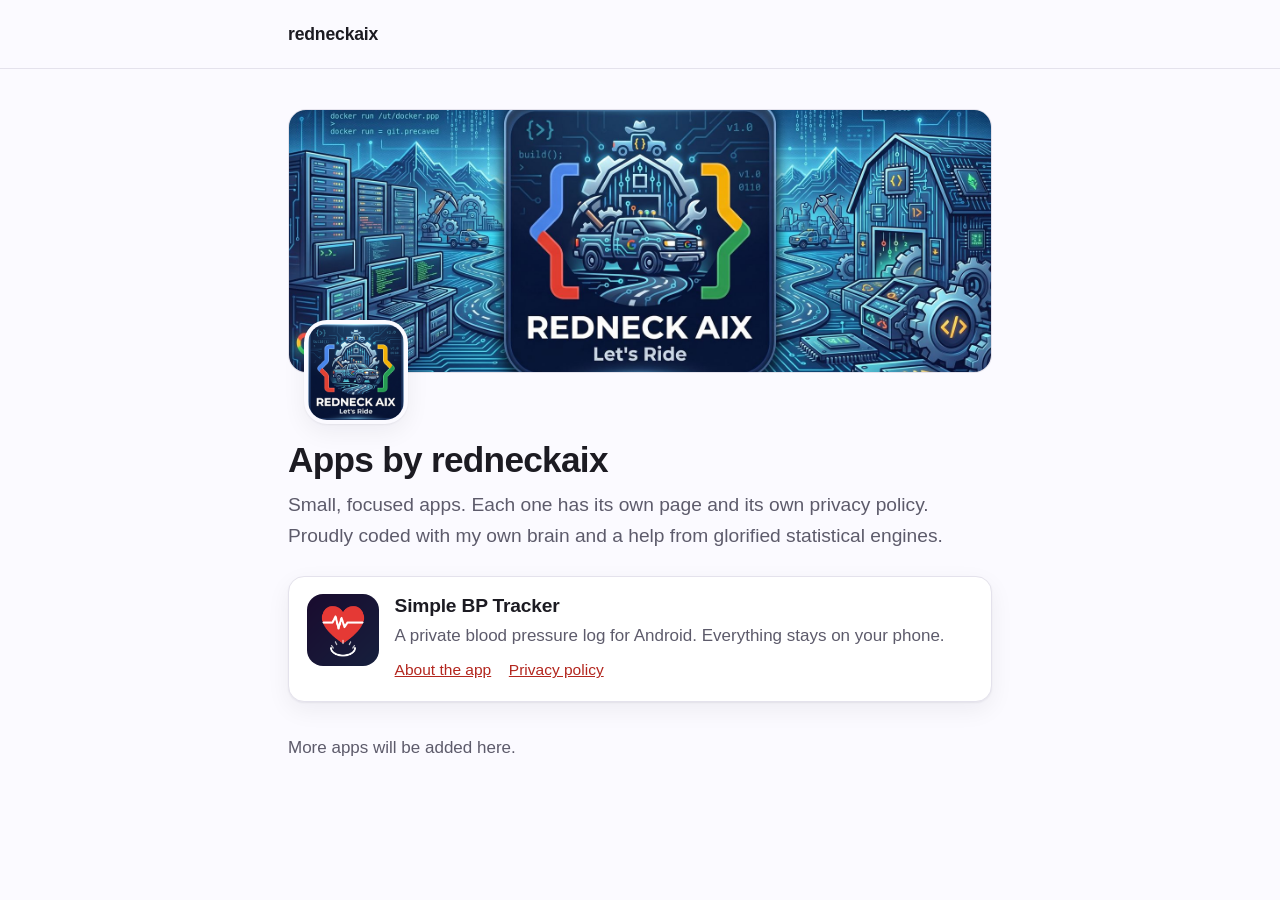
<file: index.html>
<!doctype html>
<html lang="en">
<head>
<meta charset="utf-8">
<meta name="viewport" content="width=device-width, initial-scale=1">
<title>redneckaix apps</title>
<meta name="description" content="Small apps by redneckaix, with a page and a privacy policy for each one.">
<link rel="icon" href="/assets/avatar.png">
<link rel="apple-touch-icon" href="/assets/avatar.png">
<meta property="og:type" content="website">
<meta property="og:title" content="Apps by redneckaix">
<meta property="og:description" content="Small, focused apps. Each one has its own page and its own privacy policy. Proudly coded with my own brain and a help from glorified statistical engines.">
<meta property="og:image" content="https://redneckaix.github.io/assets/banner.jpg">
<meta name="twitter:card" content="summary_large_image">
<link rel="stylesheet" href="/assets/site.css">
</head>
<body>
<header class="site"><div class="wrap">
  <a class="brand" href="/">redneckaix</a>
</div></header>

<main><div class="wrap">
  <div class="banner">
    <img class="banner-img" src="/assets/banner.jpg" alt="Redneck AIX: a pickup truck on a circuit-board road between servers and a barn" width="1600" height="600">
    <img class="avatar" src="/assets/avatar.png" alt="Redneck AIX logo" width="112" height="112">
  </div>

  <h1>Apps by redneckaix</h1>
  <p class="lead">Small, focused apps. Each one has its own page and its own privacy policy. Proudly coded with my own brain and a help from glorified statistical engines.</p>

  <div class="cards">
    <!-- ADD A NEW APP: copy one <article class="card"> block below, point it at /yourapp/,
         and give the app its own folder with index.html and privacy/index.html. -->
    <article class="card">
      <img src="/sbpt/icon.png" alt="" width="72" height="72">
      <div>
        <h2>Simple BP Tracker</h2>
        <p>A private blood pressure log for Android. Everything stays on your phone.</p>
        <div class="links">
          <a href="/sbpt/">About the app</a>
          <a href="/sbpt/privacy/">Privacy policy</a>
        </div>
      </div>
    </article>
  </div>

  <p class="muted" style="margin-top:2rem">More apps will be added here.</p>
</div></main>

</body>
</html>
</file>
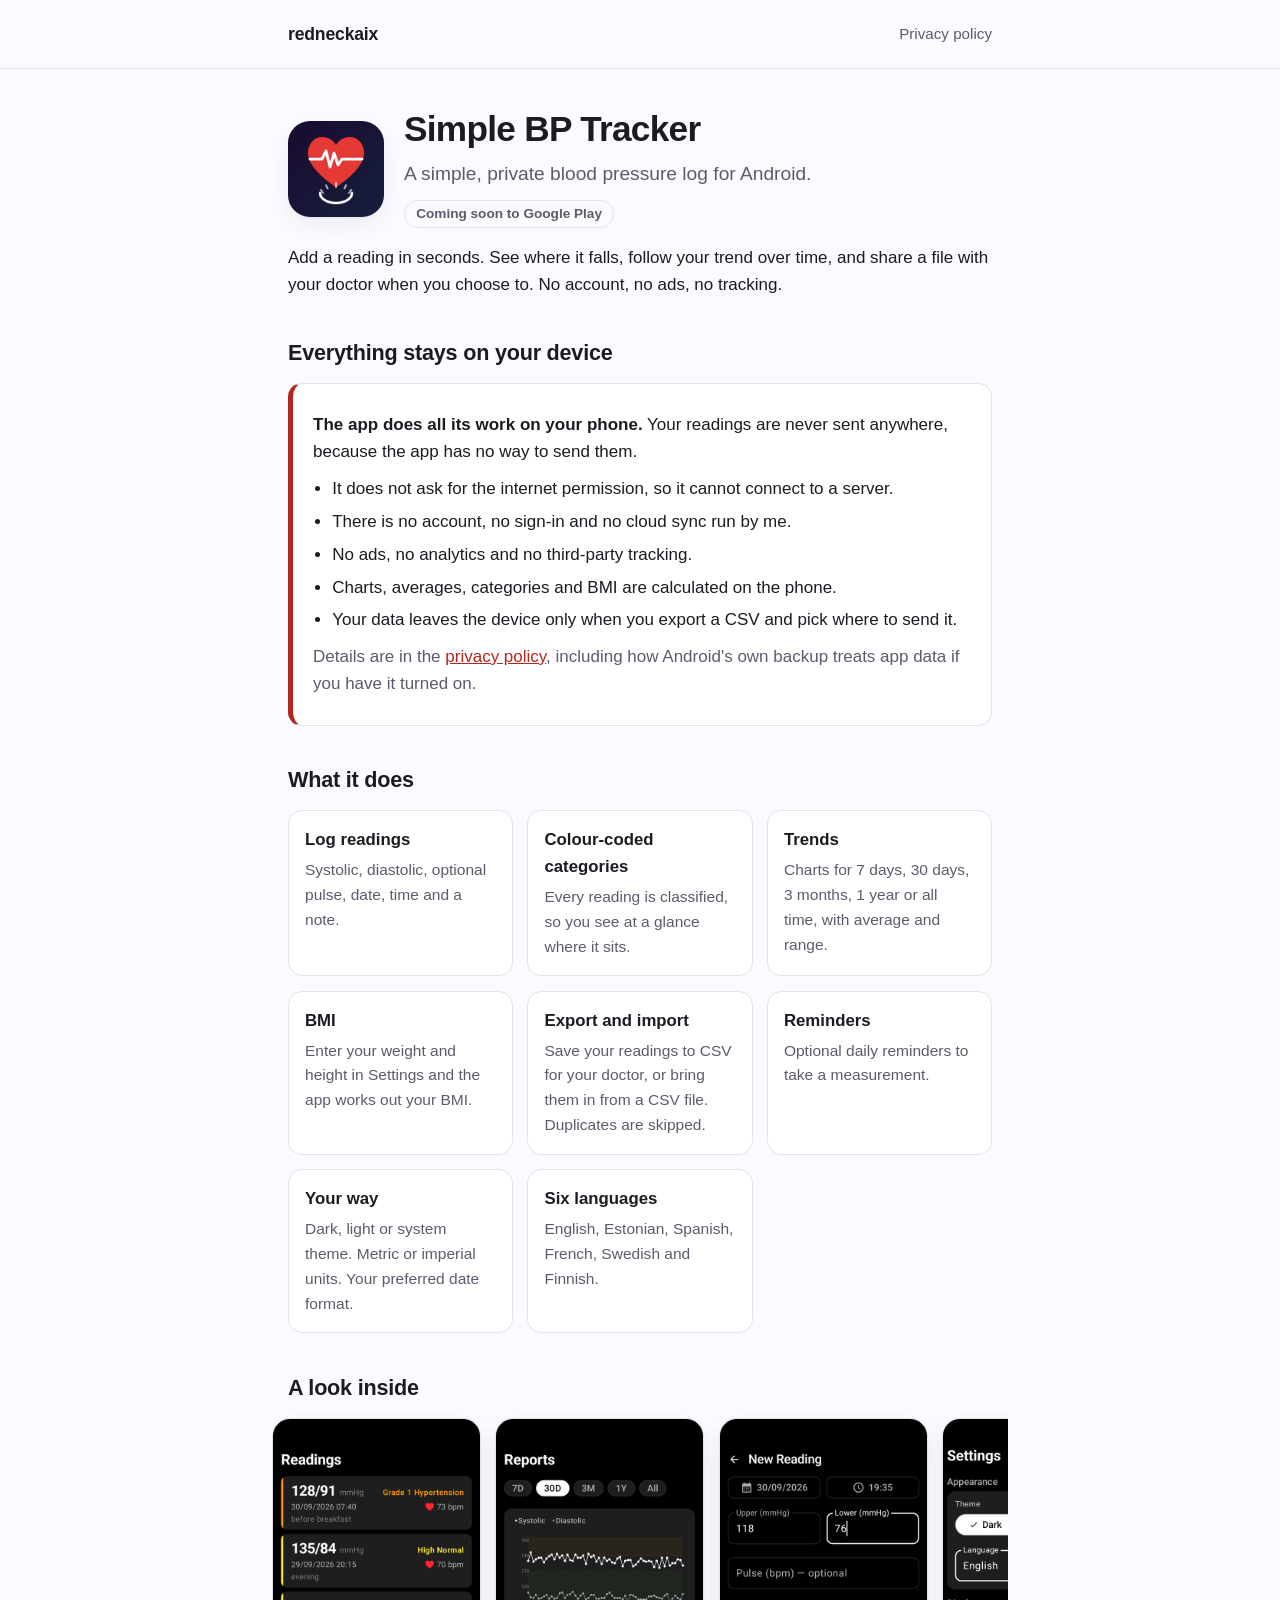
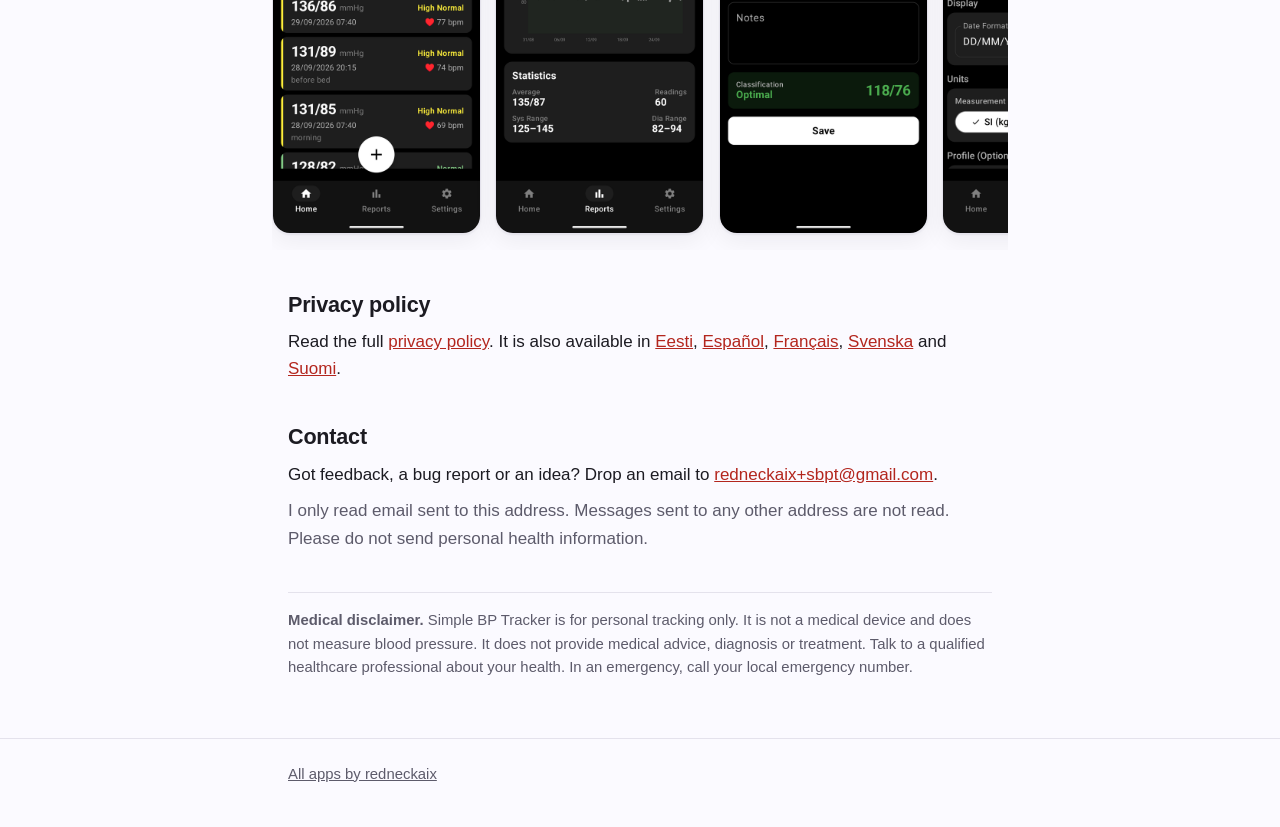
<file: sbpt/index.html>
<!doctype html>
<html lang="en">
<head>
<meta charset="utf-8">
<meta name="viewport" content="width=device-width, initial-scale=1">
<title>Simple BP Tracker</title>
<meta name="description" content="A private blood pressure log for Android. Readings, trends, BMI and CSV export, all processed on your device.">
<link rel="icon" href="/sbpt/icon.png">
<link rel="stylesheet" href="/assets/site.css">
</head>
<body>
<header class="site"><div class="wrap">
  <a class="brand" href="/">redneckaix</a>
  <nav><a href="/sbpt/privacy/">Privacy policy</a></nav>
</div></header>

<main><div class="wrap">
  <div class="hero">
    <img src="/sbpt/icon.png" alt="Simple BP Tracker icon" width="96" height="96">
    <div>
      <h1>Simple BP Tracker</h1>
      <p class="lead">A simple, private blood pressure log for Android.</p>
      <span class="badge">Coming soon to Google Play</span>
    </div>
  </div>

  <p>Add a reading in seconds. See where it falls, follow your trend over time, and share a file with your doctor when you choose to. No account, no ads, no tracking.</p>

  <h2>Everything stays on your device</h2>
  <div class="private">
    <p><strong>The app does all its work on your phone.</strong> Your readings are never sent anywhere, because the app has no way to send them.</p>
    <ul>
      <li>It does not ask for the internet permission, so it cannot connect to a server.</li>
      <li>There is no account, no sign-in and no cloud sync run by me.</li>
      <li>No ads, no analytics and no third-party tracking.</li>
      <li>Charts, averages, categories and BMI are calculated on the phone.</li>
      <li>Your data leaves the device only when you export a CSV and pick where to send it.</li>
    </ul>
    <p class="muted">Details are in the <a href="/sbpt/privacy/">privacy policy</a>, including how Android's own backup treats app data if you have it turned on.</p>
  </div>

  <h2>What it does</h2>
  <div class="grid">
    <div class="tile"><h3>Log readings</h3><p>Systolic, diastolic, optional pulse, date, time and a note.</p></div>
    <div class="tile"><h3>Colour-coded categories</h3><p>Every reading is classified, so you see at a glance where it sits.</p></div>
    <div class="tile"><h3>Trends</h3><p>Charts for 7 days, 30 days, 3 months, 1 year or all time, with average and range.</p></div>
    <div class="tile"><h3>BMI</h3><p>Enter your weight and height in Settings and the app works out your BMI.</p></div>
    <div class="tile"><h3>Export and import</h3><p>Save your readings to CSV for your doctor, or bring them in from a CSV file. Duplicates are skipped.</p></div>
    <div class="tile"><h3>Reminders</h3><p>Optional daily reminders to take a measurement.</p></div>
    <div class="tile"><h3>Your way</h3><p>Dark, light or system theme. Metric or imperial units. Your preferred date format.</p></div>
    <div class="tile"><h3>Six languages</h3><p>English, Estonian, Spanish, French, Swedish and Finnish.</p></div>
  </div>

  <h2>A look inside</h2>
  <div class="shots" role="group" aria-label="Screenshots of Simple BP Tracker">
    <img src="/sbpt/screenshots/home.png" alt="Home screen with a list of readings and their categories" width="270" height="540" loading="lazy">
    <img src="/sbpt/screenshots/reports.png" alt="Reports screen with a 30 day trend chart and statistics" width="270" height="540" loading="lazy">
    <img src="/sbpt/screenshots/add.png" alt="New reading form showing the calculated category" width="270" height="540" loading="lazy">
    <img src="/sbpt/screenshots/settings.png" alt="Settings screen with theme, language and units" width="270" height="540" loading="lazy">
  </div>

  <h2>Privacy policy</h2>
  <p>Read the full <a href="/sbpt/privacy/">privacy policy</a>. It is also available in
    <a href="/sbpt/privacy/et/" hreflang="et" lang="et">Eesti</a>,
    <a href="/sbpt/privacy/es/" hreflang="es" lang="es">Español</a>,
    <a href="/sbpt/privacy/fr/" hreflang="fr" lang="fr">Français</a>,
    <a href="/sbpt/privacy/sv/" hreflang="sv" lang="sv">Svenska</a> and
    <a href="/sbpt/privacy/fi/" hreflang="fi" lang="fi">Suomi</a>.</p>

  <h2 id="contact">Contact</h2>
  <p>Got feedback, a bug report or an idea? Drop an email to
    <a href="mailto:redneckaix+sbpt@gmail.com?subject=Simple%20BP%20Tracker">redneckaix+sbpt@gmail.com</a>.</p>
  <p class="muted">I only read email sent to this address. Messages sent to any other address are not read. Please do not send personal health information.</p>

  <p class="note"><strong>Medical disclaimer.</strong> Simple BP Tracker is for personal tracking only. It is not a medical device and does not measure blood pressure. It does not provide medical advice, diagnosis or treatment. Talk to a qualified healthcare professional about your health. In an emergency, call your local emergency number.</p>

  <!-- DONATE (hidden until a donation page exists).
       To show it: replace DONATION_URL with the real link, then delete this comment's
       opening and closing markers.
  <section class="donate" id="donate">
    <h2>Support Simple BP Tracker</h2>
    <p>The app is free and has no ads. If it helps you, a small donation keeps it maintained.</p>
    <p><a class="button" href="DONATION_URL" rel="noopener">Donate</a></p>
  </section>
  -->
</div></main>

<footer class="site"><div class="wrap">
  <span><a href="/">All apps by redneckaix</a></span>
</div></footer>
</body>
</html>
</file>
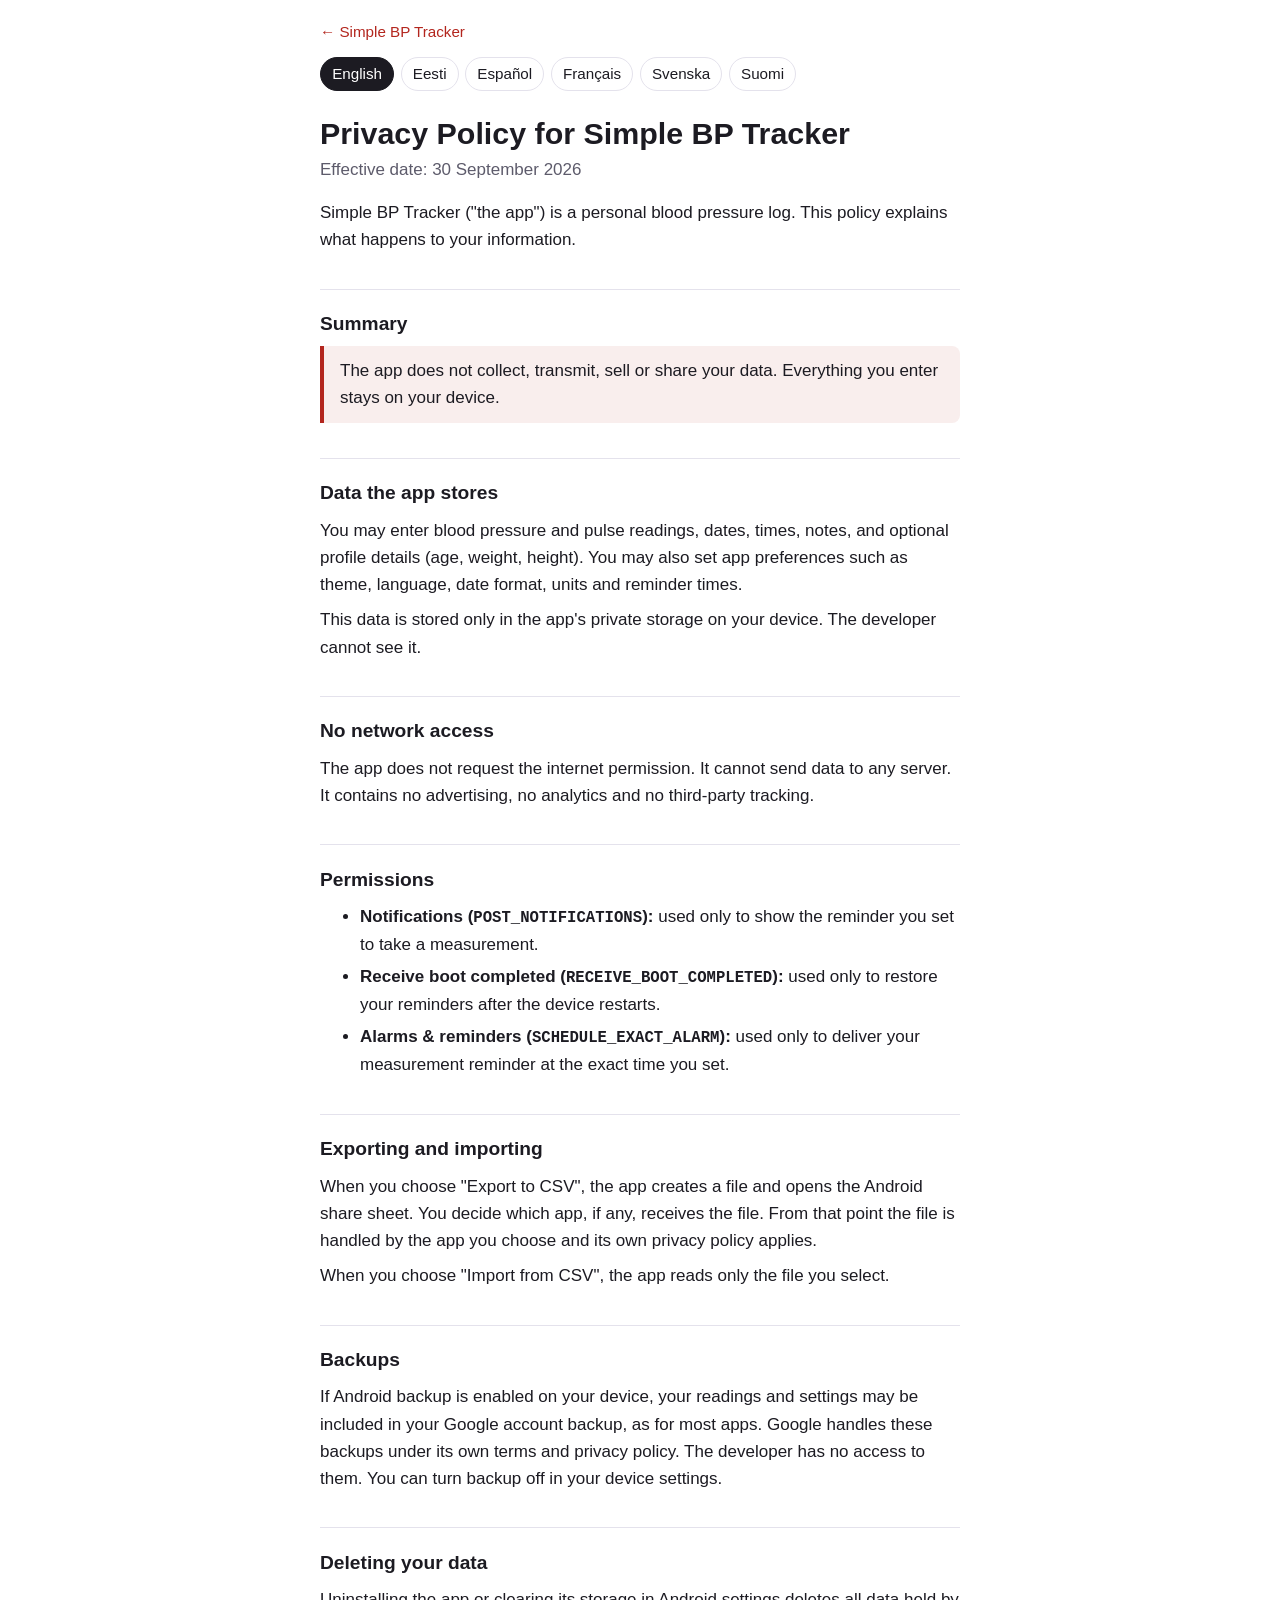
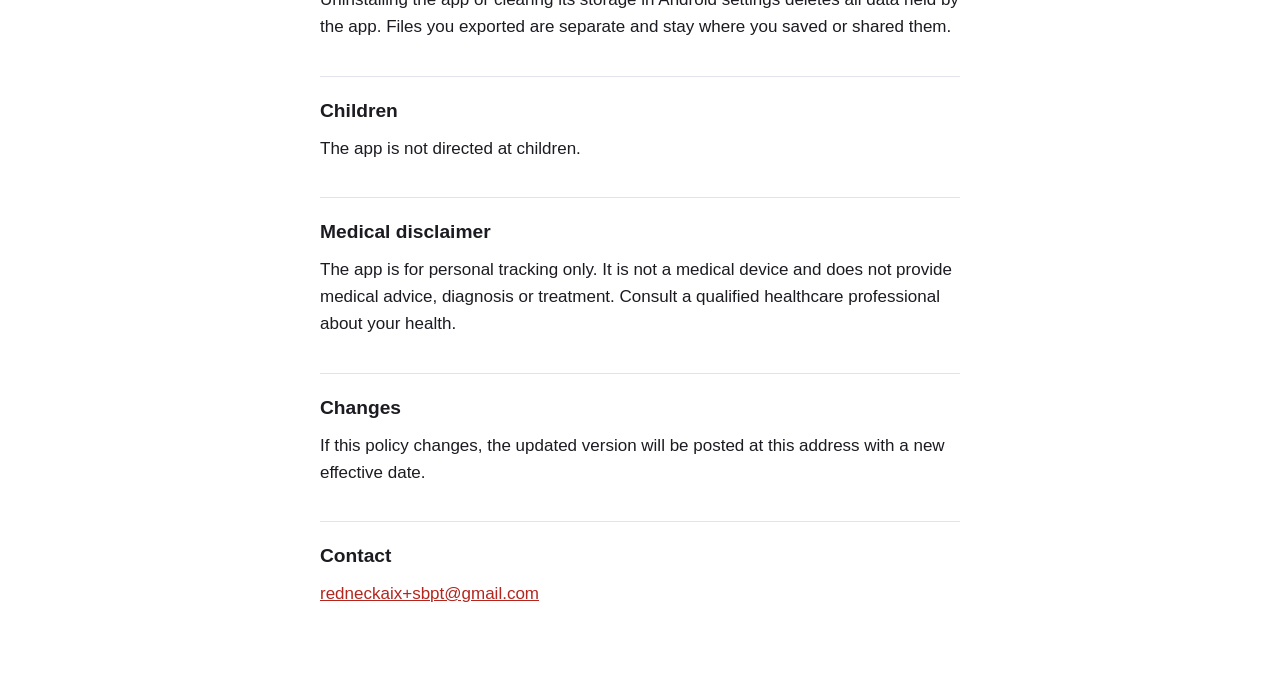
<file: sbpt/privacy/index.html>
<!doctype html>
<html lang="en">
<head>
<meta charset="utf-8">
<meta name="viewport" content="width=device-width, initial-scale=1">
<title>Privacy Policy for Simple BP Tracker</title>
<meta name="description" content="Privacy policy for the Simple BP Tracker Android app.">
<link rel="canonical" href="https://redneckaix.github.io/sbpt/privacy/">
<link rel="alternate" hreflang="en" href="https://redneckaix.github.io/sbpt/privacy/"><link rel="alternate" hreflang="et" href="https://redneckaix.github.io/sbpt/privacy/et/"><link rel="alternate" hreflang="es" href="https://redneckaix.github.io/sbpt/privacy/es/"><link rel="alternate" hreflang="fr" href="https://redneckaix.github.io/sbpt/privacy/fr/"><link rel="alternate" hreflang="sv" href="https://redneckaix.github.io/sbpt/privacy/sv/"><link rel="alternate" hreflang="fi" href="https://redneckaix.github.io/sbpt/privacy/fi/"><link rel="alternate" hreflang="x-default" href="https://redneckaix.github.io/sbpt/privacy/">
<style>
:root{--bg:#fff;--fg:#1c1b22;--muted:#5d5b6b;--rule:#e4e2ec;--accent:#b3261e}
@media (prefers-color-scheme:dark){:root{--bg:#121118;--fg:#ece9f4;--muted:#a9a6b8;--rule:#2b2936;--accent:#ff8a80}}
*{box-sizing:border-box}
body{margin:0;background:var(--bg);color:var(--fg);font:17px/1.6 -apple-system,BlinkMacSystemFont,"Segoe UI",Roboto,Helvetica,Arial,sans-serif}
main{max-width:42rem;margin:0 auto;padding:1.25rem 1rem 4rem}
h1{font-size:1.9rem;line-height:1.2;margin:1.5rem 0 .25rem}
h2{font-size:1.2rem;margin:2.2rem 0 .4rem;padding-top:1.2rem;border-top:1px solid var(--rule)}
p,ul{margin:.5rem 0}
li{margin:.3rem 0}
.meta{color:var(--muted);margin:0 0 1rem}
.note{color:var(--muted);font-size:.95rem;font-style:italic}
.summary{border-left:4px solid var(--accent);padding:.2rem 1rem;background:color-mix(in srgb,var(--accent) 8%,transparent);border-radius:0 8px 8px 0}
.lang{display:flex;flex-wrap:wrap;gap:.4rem}
.lang a{padding:.25rem .7rem;border:1px solid var(--rule);border-radius:999px;text-decoration:none;color:var(--fg);font-size:.95rem}
.lang a[aria-current=page]{background:var(--fg);color:var(--bg);border-color:var(--fg)}
a{color:var(--accent)}
code{font-size:.92em}
.back{margin:0 0 .8rem;font-size:.95rem}
.back a{text-decoration:none}
</style>
</head>
<body>
<main>
<p class="back"><a href="/sbpt/">&larr; Simple BP Tracker</a></p>
<nav class="lang" aria-label="Language"><a href="./" hreflang="en" lang="en" aria-current="page">English</a><a href="et/" hreflang="et" lang="et">Eesti</a><a href="es/" hreflang="es" lang="es">Español</a><a href="fr/" hreflang="fr" lang="fr">Français</a><a href="sv/" hreflang="sv" lang="sv">Svenska</a><a href="fi/" hreflang="fi" lang="fi">Suomi</a></nav>
<h1>Privacy Policy for Simple BP Tracker</h1>
<p class="meta">Effective date: 30 September 2026</p>

<p>Simple BP Tracker ("the app") is a personal blood pressure log. This policy explains what happens to your information.</p>

<h2>Summary</h2>
<div class="summary"><p>The app does not collect, transmit, sell or share your data. Everything you enter stays on your device.</p></div>

<h2>Data the app stores</h2>
<p>You may enter blood pressure and pulse readings, dates, times, notes, and optional profile details (age, weight, height). You may also set app preferences such as theme, language, date format, units and reminder times.</p>
<p>This data is stored only in the app's private storage on your device. The developer cannot see it.</p>

<h2>No network access</h2>
<p>The app does not request the internet permission. It cannot send data to any server. It contains no advertising, no analytics and no third-party tracking.</p>

<h2>Permissions</h2>
<ul>
<li><strong>Notifications (<code>POST_NOTIFICATIONS</code>):</strong> used only to show the reminder you set to take a measurement.</li>
<li><strong>Receive boot completed (<code>RECEIVE_BOOT_COMPLETED</code>):</strong> used only to restore your reminders after the device restarts.</li>
<li><strong>Alarms &amp; reminders (<code>SCHEDULE_EXACT_ALARM</code>):</strong> used only to deliver your measurement reminder at the exact time you set.</li>
</ul>

<h2>Exporting and importing</h2>
<p>When you choose "Export to CSV", the app creates a file and opens the Android share sheet. You decide which app, if any, receives the file. From that point the file is handled by the app you choose and its own privacy policy applies.</p>
<p>When you choose "Import from CSV", the app reads only the file you select.</p>

<h2>Backups</h2>
<p>If Android backup is enabled on your device, your readings and settings may be included in your Google account backup, as for most apps. Google handles these backups under its own terms and privacy policy. The developer has no access to them. You can turn backup off in your device settings.</p>

<h2>Deleting your data</h2>
<p>Uninstalling the app or clearing its storage in Android settings deletes all data held by the app. Files you exported are separate and stay where you saved or shared them.</p>

<h2>Children</h2>
<p>The app is not directed at children.</p>

<h2>Medical disclaimer</h2>
<p>The app is for personal tracking only. It is not a medical device and does not provide medical advice, diagnosis or treatment. Consult a qualified healthcare professional about your health.</p>

<h2>Changes</h2>
<p>If this policy changes, the updated version will be posted at this address with a new effective date.</p>

<h2>Contact</h2>
<p><a href="mailto:redneckaix+sbpt@gmail.com">redneckaix+sbpt@gmail.com</a></p>
</main>
</body>
</html>
</file>
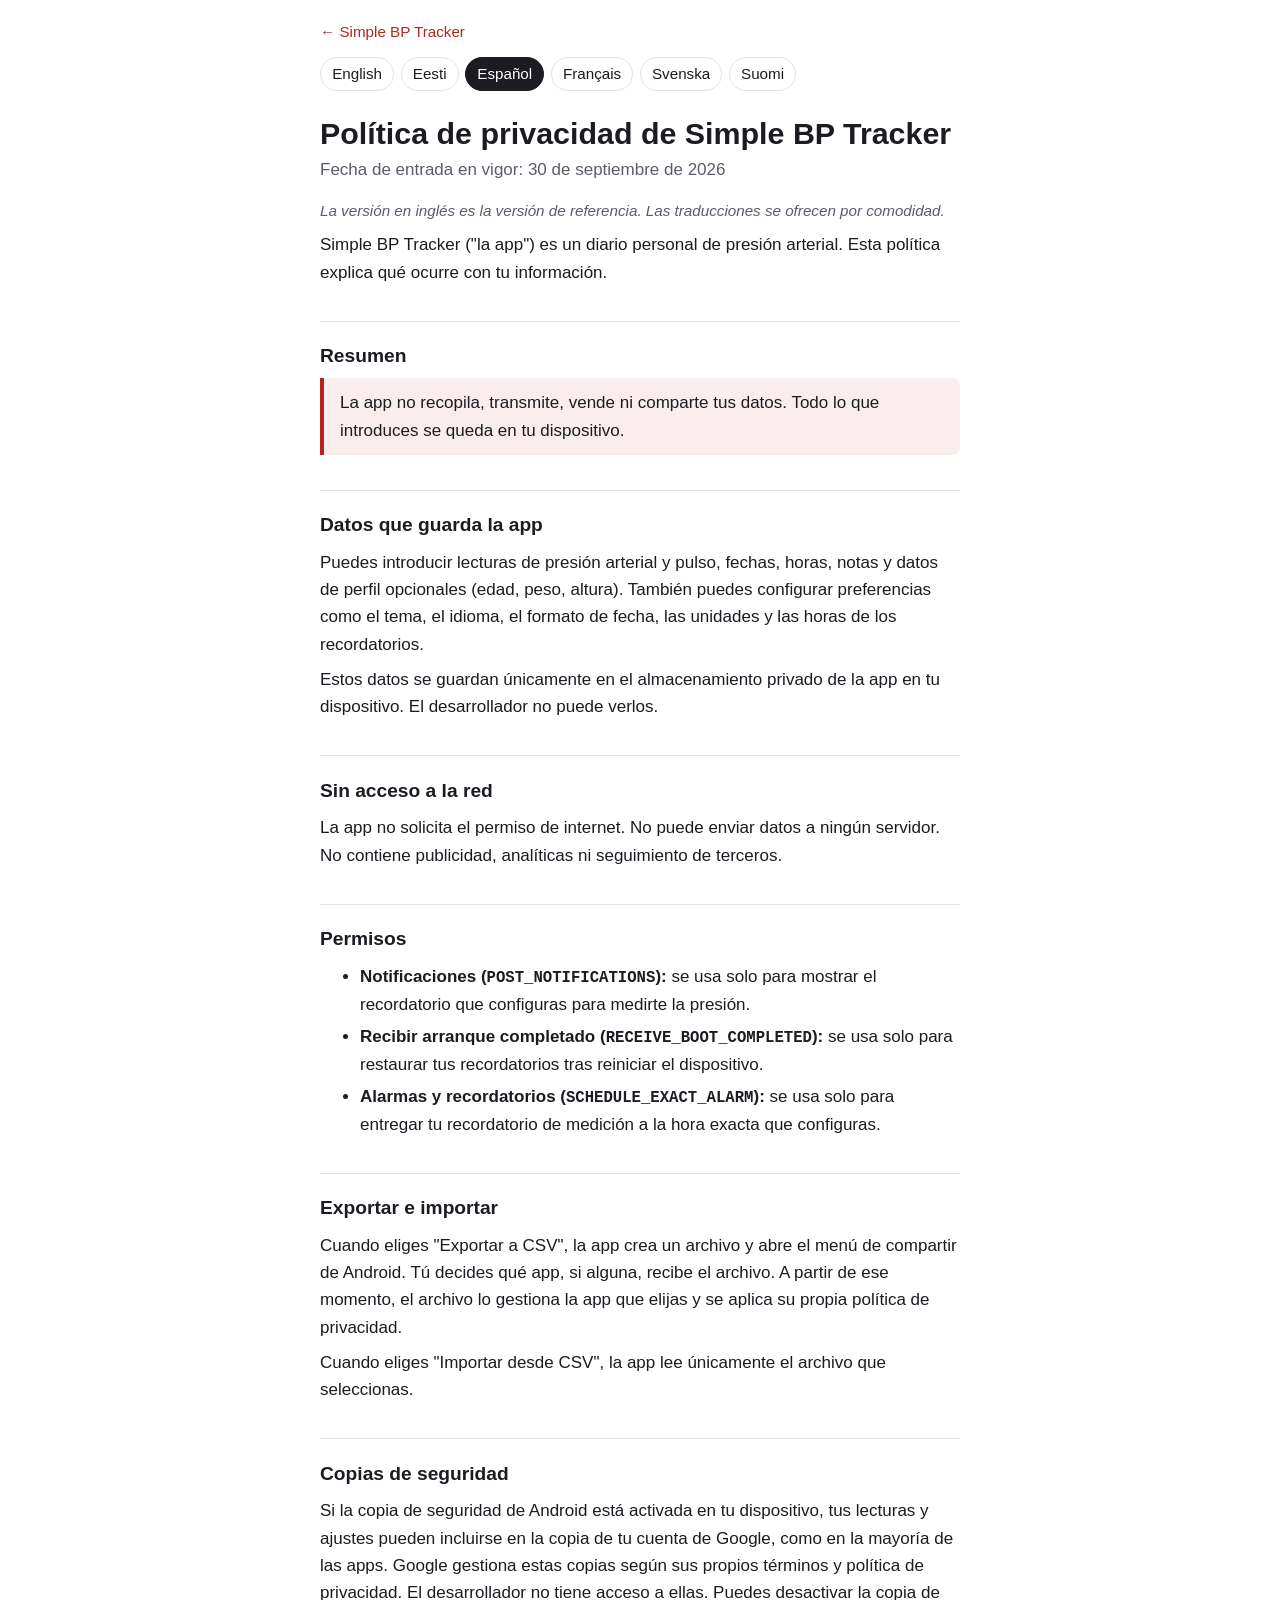
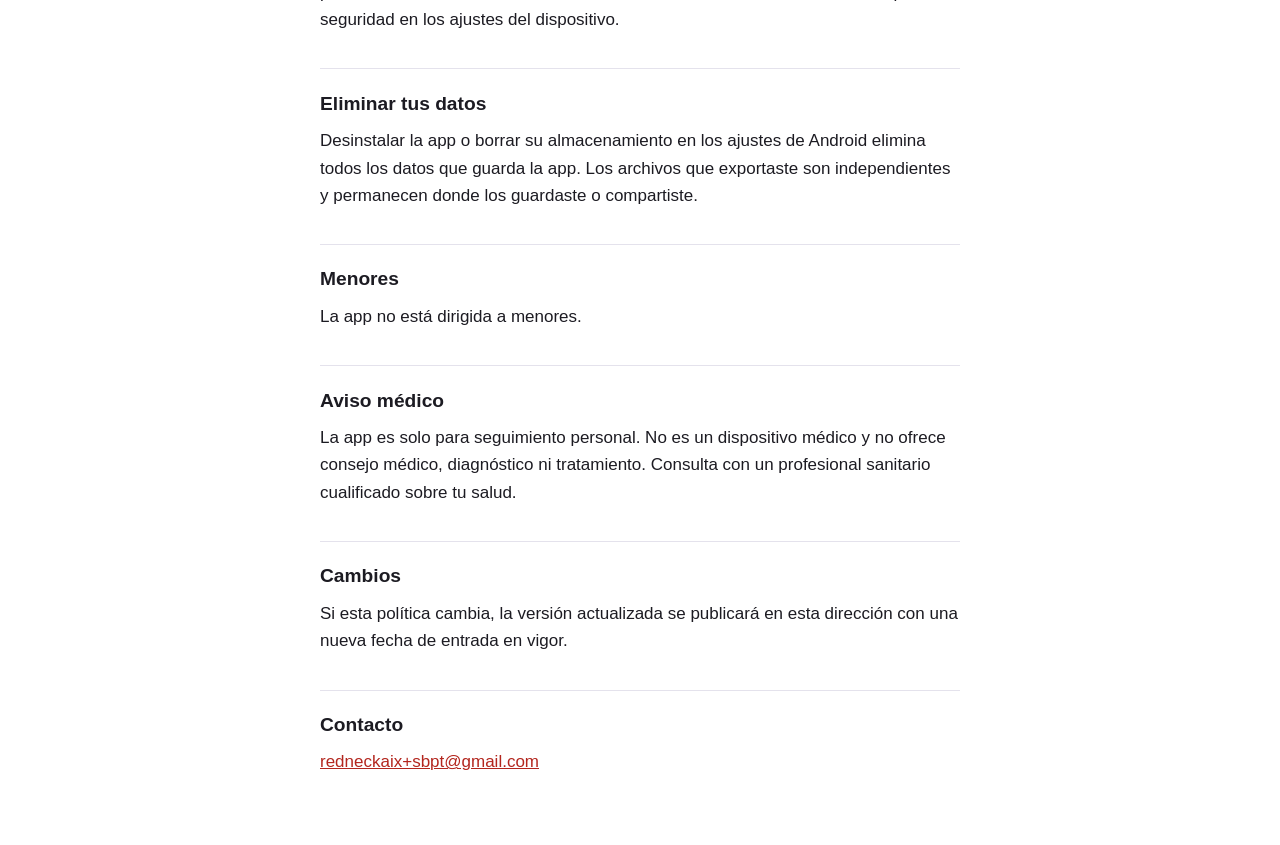
<file: sbpt/privacy/es/index.html>
<!doctype html>
<html lang="es">
<head>
<meta charset="utf-8">
<meta name="viewport" content="width=device-width, initial-scale=1">
<title>Política de privacidad de Simple BP Tracker</title>
<meta name="description" content="Política de privacidad de la app Android Simple BP Tracker.">
<link rel="canonical" href="https://redneckaix.github.io/sbpt/privacy/es/">
<link rel="alternate" hreflang="en" href="https://redneckaix.github.io/sbpt/privacy/"><link rel="alternate" hreflang="et" href="https://redneckaix.github.io/sbpt/privacy/et/"><link rel="alternate" hreflang="es" href="https://redneckaix.github.io/sbpt/privacy/es/"><link rel="alternate" hreflang="fr" href="https://redneckaix.github.io/sbpt/privacy/fr/"><link rel="alternate" hreflang="sv" href="https://redneckaix.github.io/sbpt/privacy/sv/"><link rel="alternate" hreflang="fi" href="https://redneckaix.github.io/sbpt/privacy/fi/"><link rel="alternate" hreflang="x-default" href="https://redneckaix.github.io/sbpt/privacy/">
<style>
:root{--bg:#fff;--fg:#1c1b22;--muted:#5d5b6b;--rule:#e4e2ec;--accent:#b3261e}
@media (prefers-color-scheme:dark){:root{--bg:#121118;--fg:#ece9f4;--muted:#a9a6b8;--rule:#2b2936;--accent:#ff8a80}}
*{box-sizing:border-box}
body{margin:0;background:var(--bg);color:var(--fg);font:17px/1.6 -apple-system,BlinkMacSystemFont,"Segoe UI",Roboto,Helvetica,Arial,sans-serif}
main{max-width:42rem;margin:0 auto;padding:1.25rem 1rem 4rem}
h1{font-size:1.9rem;line-height:1.2;margin:1.5rem 0 .25rem}
h2{font-size:1.2rem;margin:2.2rem 0 .4rem;padding-top:1.2rem;border-top:1px solid var(--rule)}
p,ul{margin:.5rem 0}
li{margin:.3rem 0}
.meta{color:var(--muted);margin:0 0 1rem}
.note{color:var(--muted);font-size:.95rem;font-style:italic}
.summary{border-left:4px solid var(--accent);padding:.2rem 1rem;background:color-mix(in srgb,var(--accent) 8%,transparent);border-radius:0 8px 8px 0}
.lang{display:flex;flex-wrap:wrap;gap:.4rem}
.lang a{padding:.25rem .7rem;border:1px solid var(--rule);border-radius:999px;text-decoration:none;color:var(--fg);font-size:.95rem}
.lang a[aria-current=page]{background:var(--fg);color:var(--bg);border-color:var(--fg)}
a{color:var(--accent)}
code{font-size:.92em}
.back{margin:0 0 .8rem;font-size:.95rem}
.back a{text-decoration:none}
</style>
</head>
<body>
<main>
<p class="back"><a href="/sbpt/">&larr; Simple BP Tracker</a></p>
<nav class="lang" aria-label="Idioma"><a href="../" hreflang="en" lang="en">English</a><a href="../et/" hreflang="et" lang="et">Eesti</a><a href="../es/" hreflang="es" lang="es" aria-current="page">Español</a><a href="../fr/" hreflang="fr" lang="fr">Français</a><a href="../sv/" hreflang="sv" lang="sv">Svenska</a><a href="../fi/" hreflang="fi" lang="fi">Suomi</a></nav>
<h1>Política de privacidad de Simple BP Tracker</h1>
<p class="meta">Fecha de entrada en vigor: 30 de septiembre de 2026</p>
<p class="note">La versión en inglés es la versión de referencia. Las traducciones se ofrecen por comodidad.</p>
<p>Simple BP Tracker ("la app") es un diario personal de presión arterial. Esta política explica qué ocurre con tu información.</p>

<h2>Resumen</h2>
<div class="summary"><p>La app no recopila, transmite, vende ni comparte tus datos. Todo lo que introduces se queda en tu dispositivo.</p></div>

<h2>Datos que guarda la app</h2>
<p>Puedes introducir lecturas de presión arterial y pulso, fechas, horas, notas y datos de perfil opcionales (edad, peso, altura). También puedes configurar preferencias como el tema, el idioma, el formato de fecha, las unidades y las horas de los recordatorios.</p>
<p>Estos datos se guardan únicamente en el almacenamiento privado de la app en tu dispositivo. El desarrollador no puede verlos.</p>

<h2>Sin acceso a la red</h2>
<p>La app no solicita el permiso de internet. No puede enviar datos a ningún servidor. No contiene publicidad, analíticas ni seguimiento de terceros.</p>

<h2>Permisos</h2>
<ul>
<li><strong>Notificaciones (<code>POST_NOTIFICATIONS</code>):</strong> se usa solo para mostrar el recordatorio que configuras para medirte la presión.</li>
<li><strong>Recibir arranque completado (<code>RECEIVE_BOOT_COMPLETED</code>):</strong> se usa solo para restaurar tus recordatorios tras reiniciar el dispositivo.</li>
<li><strong>Alarmas y recordatorios (<code>SCHEDULE_EXACT_ALARM</code>):</strong> se usa solo para entregar tu recordatorio de medición a la hora exacta que configuras.</li>
</ul>

<h2>Exportar e importar</h2>
<p>Cuando eliges "Exportar a CSV", la app crea un archivo y abre el menú de compartir de Android. Tú decides qué app, si alguna, recibe el archivo. A partir de ese momento, el archivo lo gestiona la app que elijas y se aplica su propia política de privacidad.</p>
<p>Cuando eliges "Importar desde CSV", la app lee únicamente el archivo que seleccionas.</p>

<h2>Copias de seguridad</h2>
<p>Si la copia de seguridad de Android está activada en tu dispositivo, tus lecturas y ajustes pueden incluirse en la copia de tu cuenta de Google, como en la mayoría de las apps. Google gestiona estas copias según sus propios términos y política de privacidad. El desarrollador no tiene acceso a ellas. Puedes desactivar la copia de seguridad en los ajustes del dispositivo.</p>

<h2>Eliminar tus datos</h2>
<p>Desinstalar la app o borrar su almacenamiento en los ajustes de Android elimina todos los datos que guarda la app. Los archivos que exportaste son independientes y permanecen donde los guardaste o compartiste.</p>

<h2>Menores</h2>
<p>La app no está dirigida a menores.</p>

<h2>Aviso médico</h2>
<p>La app es solo para seguimiento personal. No es un dispositivo médico y no ofrece consejo médico, diagnóstico ni tratamiento. Consulta con un profesional sanitario cualificado sobre tu salud.</p>

<h2>Cambios</h2>
<p>Si esta política cambia, la versión actualizada se publicará en esta dirección con una nueva fecha de entrada en vigor.</p>

<h2>Contacto</h2>
<p><a href="mailto:redneckaix+sbpt@gmail.com">redneckaix+sbpt@gmail.com</a></p>
</main>
</body>
</html>
</file>
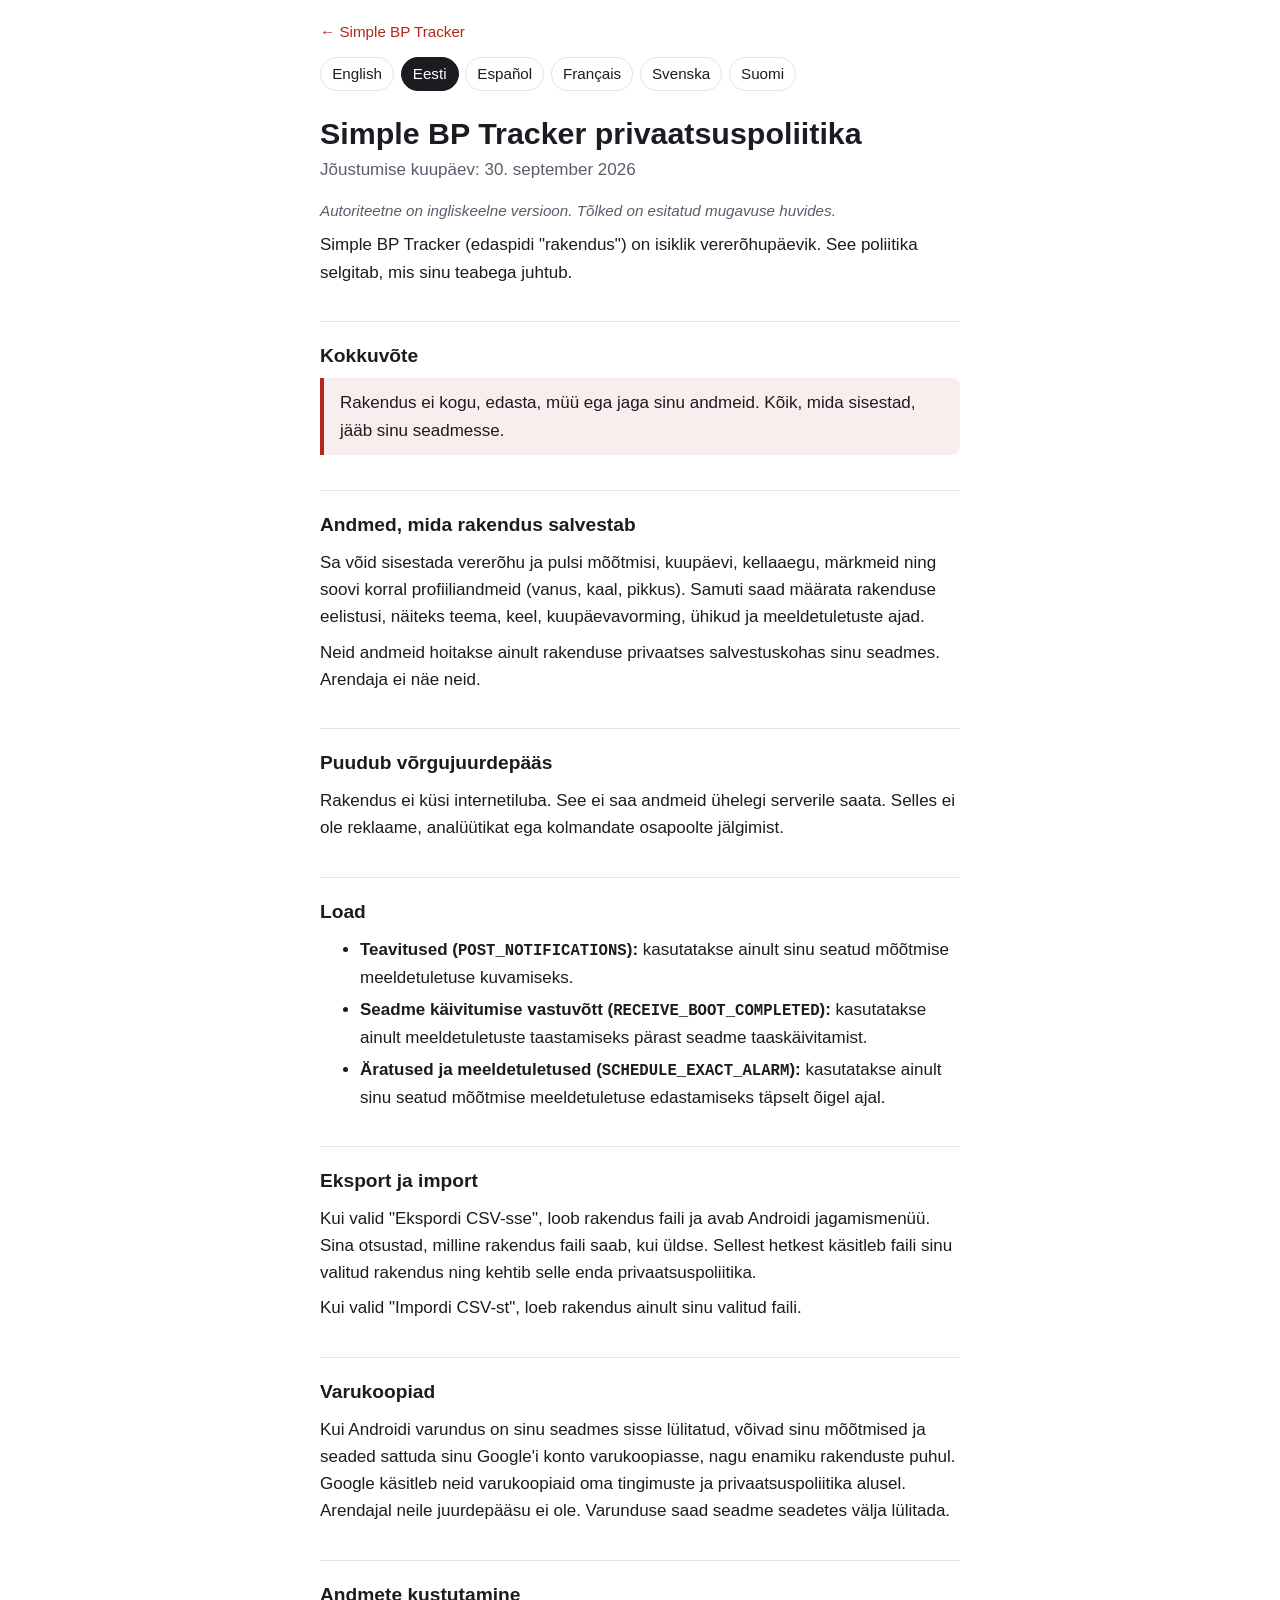
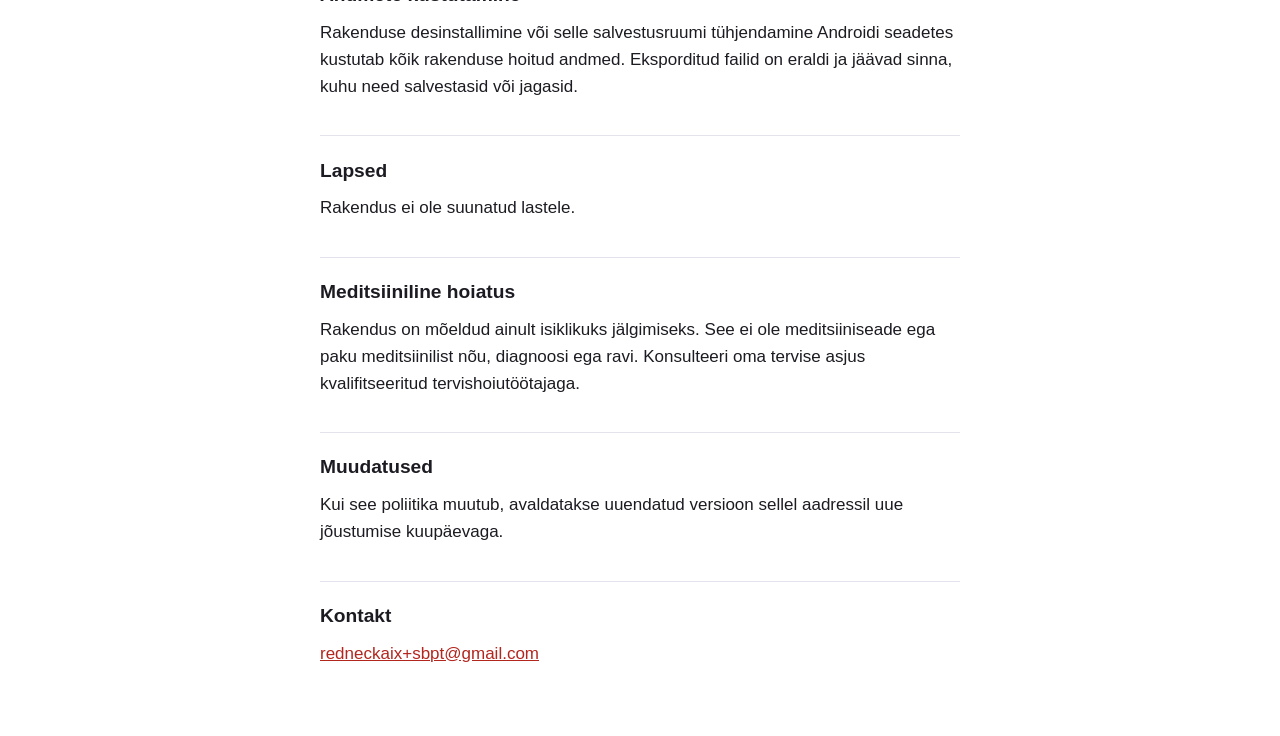
<file: sbpt/privacy/et/index.html>
<!doctype html>
<html lang="et">
<head>
<meta charset="utf-8">
<meta name="viewport" content="width=device-width, initial-scale=1">
<title>Simple BP Tracker privaatsuspoliitika</title>
<meta name="description" content="Androidi rakenduse Simple BP Tracker privaatsuspoliitika.">
<link rel="canonical" href="https://redneckaix.github.io/sbpt/privacy/et/">
<link rel="alternate" hreflang="en" href="https://redneckaix.github.io/sbpt/privacy/"><link rel="alternate" hreflang="et" href="https://redneckaix.github.io/sbpt/privacy/et/"><link rel="alternate" hreflang="es" href="https://redneckaix.github.io/sbpt/privacy/es/"><link rel="alternate" hreflang="fr" href="https://redneckaix.github.io/sbpt/privacy/fr/"><link rel="alternate" hreflang="sv" href="https://redneckaix.github.io/sbpt/privacy/sv/"><link rel="alternate" hreflang="fi" href="https://redneckaix.github.io/sbpt/privacy/fi/"><link rel="alternate" hreflang="x-default" href="https://redneckaix.github.io/sbpt/privacy/">
<style>
:root{--bg:#fff;--fg:#1c1b22;--muted:#5d5b6b;--rule:#e4e2ec;--accent:#b3261e}
@media (prefers-color-scheme:dark){:root{--bg:#121118;--fg:#ece9f4;--muted:#a9a6b8;--rule:#2b2936;--accent:#ff8a80}}
*{box-sizing:border-box}
body{margin:0;background:var(--bg);color:var(--fg);font:17px/1.6 -apple-system,BlinkMacSystemFont,"Segoe UI",Roboto,Helvetica,Arial,sans-serif}
main{max-width:42rem;margin:0 auto;padding:1.25rem 1rem 4rem}
h1{font-size:1.9rem;line-height:1.2;margin:1.5rem 0 .25rem}
h2{font-size:1.2rem;margin:2.2rem 0 .4rem;padding-top:1.2rem;border-top:1px solid var(--rule)}
p,ul{margin:.5rem 0}
li{margin:.3rem 0}
.meta{color:var(--muted);margin:0 0 1rem}
.note{color:var(--muted);font-size:.95rem;font-style:italic}
.summary{border-left:4px solid var(--accent);padding:.2rem 1rem;background:color-mix(in srgb,var(--accent) 8%,transparent);border-radius:0 8px 8px 0}
.lang{display:flex;flex-wrap:wrap;gap:.4rem}
.lang a{padding:.25rem .7rem;border:1px solid var(--rule);border-radius:999px;text-decoration:none;color:var(--fg);font-size:.95rem}
.lang a[aria-current=page]{background:var(--fg);color:var(--bg);border-color:var(--fg)}
a{color:var(--accent)}
code{font-size:.92em}
.back{margin:0 0 .8rem;font-size:.95rem}
.back a{text-decoration:none}
</style>
</head>
<body>
<main>
<p class="back"><a href="/sbpt/">&larr; Simple BP Tracker</a></p>
<nav class="lang" aria-label="Keel"><a href="../" hreflang="en" lang="en">English</a><a href="../et/" hreflang="et" lang="et" aria-current="page">Eesti</a><a href="../es/" hreflang="es" lang="es">Español</a><a href="../fr/" hreflang="fr" lang="fr">Français</a><a href="../sv/" hreflang="sv" lang="sv">Svenska</a><a href="../fi/" hreflang="fi" lang="fi">Suomi</a></nav>
<h1>Simple BP Tracker privaatsuspoliitika</h1>
<p class="meta">Jõustumise kuupäev: 30. september 2026</p>
<p class="note">Autoriteetne on ingliskeelne versioon. Tõlked on esitatud mugavuse huvides.</p>
<p>Simple BP Tracker (edaspidi "rakendus") on isiklik vererõhupäevik. See poliitika selgitab, mis sinu teabega juhtub.</p>

<h2>Kokkuvõte</h2>
<div class="summary"><p>Rakendus ei kogu, edasta, müü ega jaga sinu andmeid. Kõik, mida sisestad, jääb sinu seadmesse.</p></div>

<h2>Andmed, mida rakendus salvestab</h2>
<p>Sa võid sisestada vererõhu ja pulsi mõõtmisi, kuupäevi, kellaaegu, märkmeid ning soovi korral profiiliandmeid (vanus, kaal, pikkus). Samuti saad määrata rakenduse eelistusi, näiteks teema, keel, kuupäevavorming, ühikud ja meeldetuletuste ajad.</p>
<p>Neid andmeid hoitakse ainult rakenduse privaatses salvestuskohas sinu seadmes. Arendaja ei näe neid.</p>

<h2>Puudub võrgujuurdepääs</h2>
<p>Rakendus ei küsi internetiluba. See ei saa andmeid ühelegi serverile saata. Selles ei ole reklaame, analüütikat ega kolmandate osapoolte jälgimist.</p>

<h2>Load</h2>
<ul>
<li><strong>Teavitused (<code>POST_NOTIFICATIONS</code>):</strong> kasutatakse ainult sinu seatud mõõtmise meeldetuletuse kuvamiseks.</li>
<li><strong>Seadme käivitumise vastuvõtt (<code>RECEIVE_BOOT_COMPLETED</code>):</strong> kasutatakse ainult meeldetuletuste taastamiseks pärast seadme taaskäivitamist.</li>
<li><strong>Äratused ja meeldetuletused (<code>SCHEDULE_EXACT_ALARM</code>):</strong> kasutatakse ainult sinu seatud mõõtmise meeldetuletuse edastamiseks täpselt õigel ajal.</li>
</ul>

<h2>Eksport ja import</h2>
<p>Kui valid "Ekspordi CSV-sse", loob rakendus faili ja avab Androidi jagamismenüü. Sina otsustad, milline rakendus faili saab, kui üldse. Sellest hetkest käsitleb faili sinu valitud rakendus ning kehtib selle enda privaatsuspoliitika.</p>
<p>Kui valid "Impordi CSV-st", loeb rakendus ainult sinu valitud faili.</p>

<h2>Varukoopiad</h2>
<p>Kui Androidi varundus on sinu seadmes sisse lülitatud, võivad sinu mõõtmised ja seaded sattuda sinu Google'i konto varukoopiasse, nagu enamiku rakenduste puhul. Google käsitleb neid varukoopiaid oma tingimuste ja privaatsuspoliitika alusel. Arendajal neile juurdepääsu ei ole. Varunduse saad seadme seadetes välja lülitada.</p>

<h2>Andmete kustutamine</h2>
<p>Rakenduse desinstallimine või selle salvestusruumi tühjendamine Androidi seadetes kustutab kõik rakenduse hoitud andmed. Eksporditud failid on eraldi ja jäävad sinna, kuhu need salvestasid või jagasid.</p>

<h2>Lapsed</h2>
<p>Rakendus ei ole suunatud lastele.</p>

<h2>Meditsiiniline hoiatus</h2>
<p>Rakendus on mõeldud ainult isiklikuks jälgimiseks. See ei ole meditsiiniseade ega paku meditsiinilist nõu, diagnoosi ega ravi. Konsulteeri oma tervise asjus kvalifitseeritud tervishoiutöötajaga.</p>

<h2>Muudatused</h2>
<p>Kui see poliitika muutub, avaldatakse uuendatud versioon sellel aadressil uue jõustumise kuupäevaga.</p>

<h2>Kontakt</h2>
<p><a href="mailto:redneckaix+sbpt@gmail.com">redneckaix+sbpt@gmail.com</a></p>
</main>
</body>
</html>
</file>
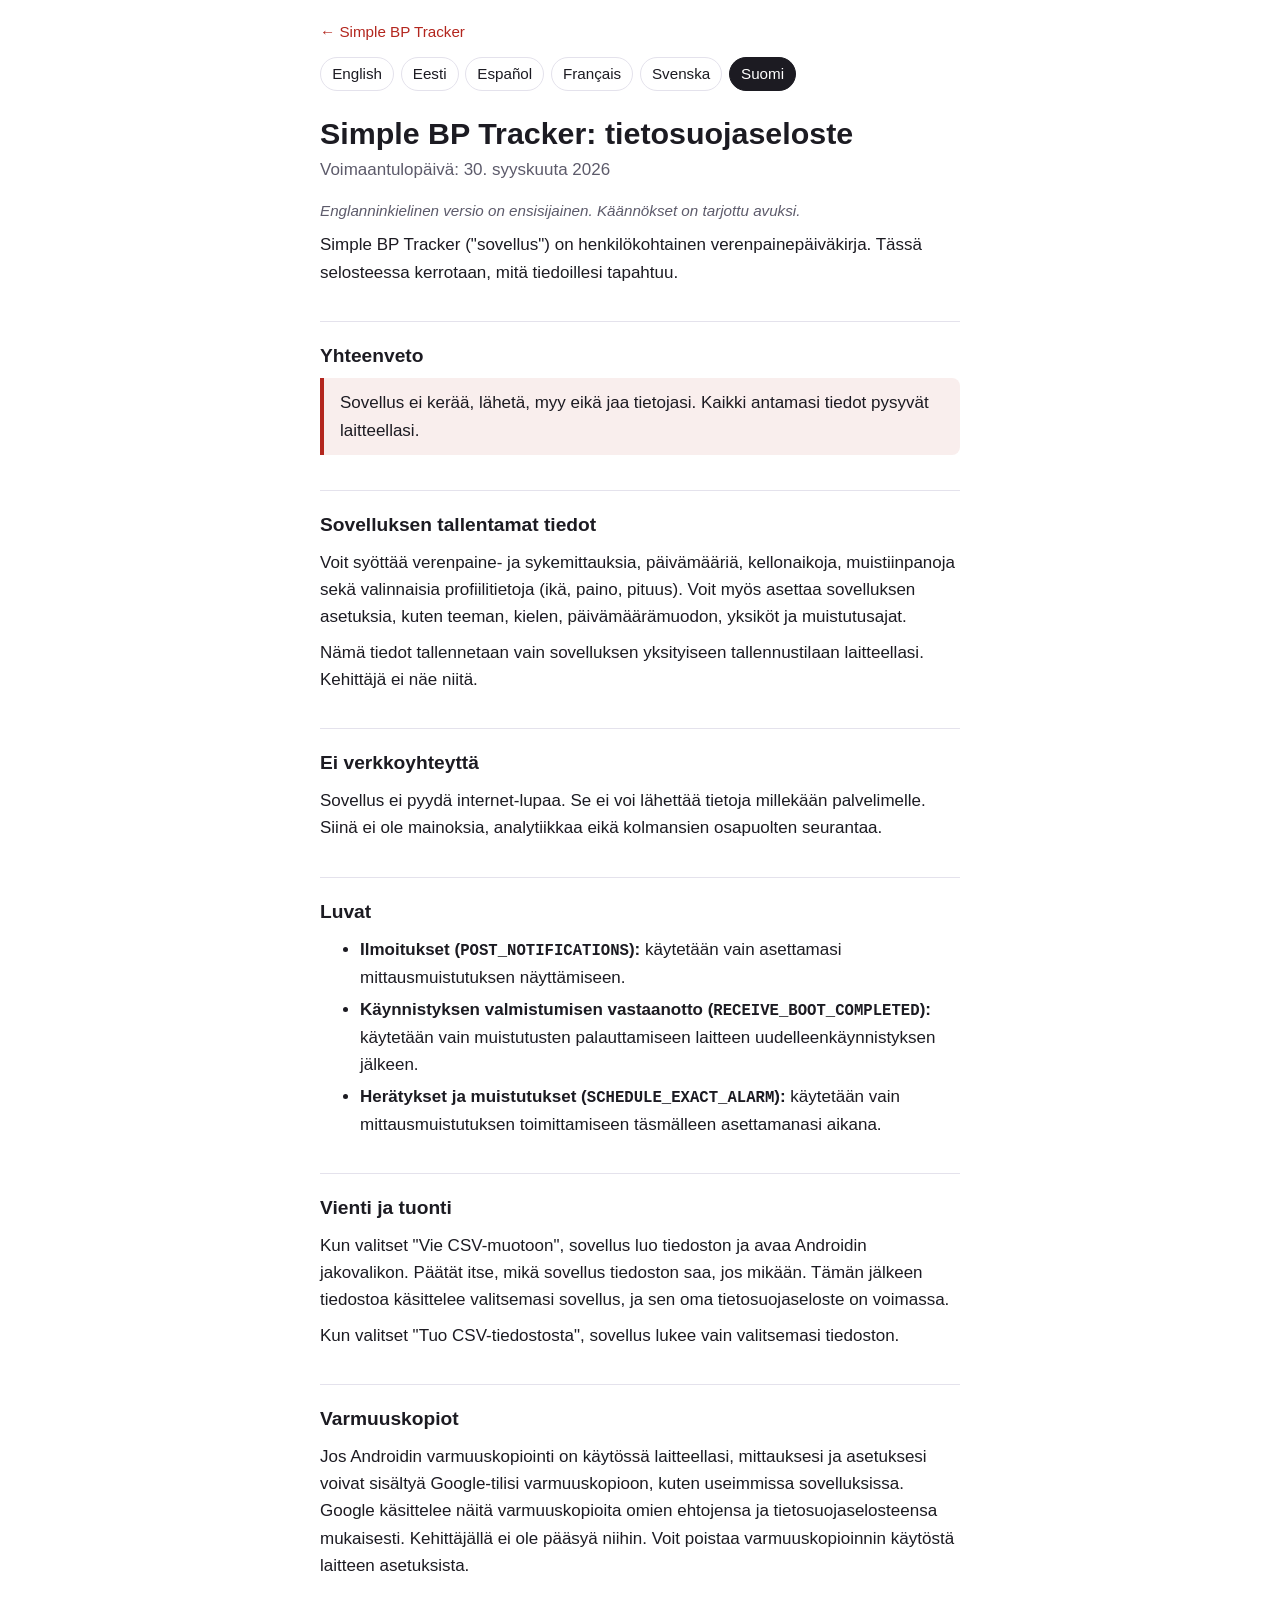
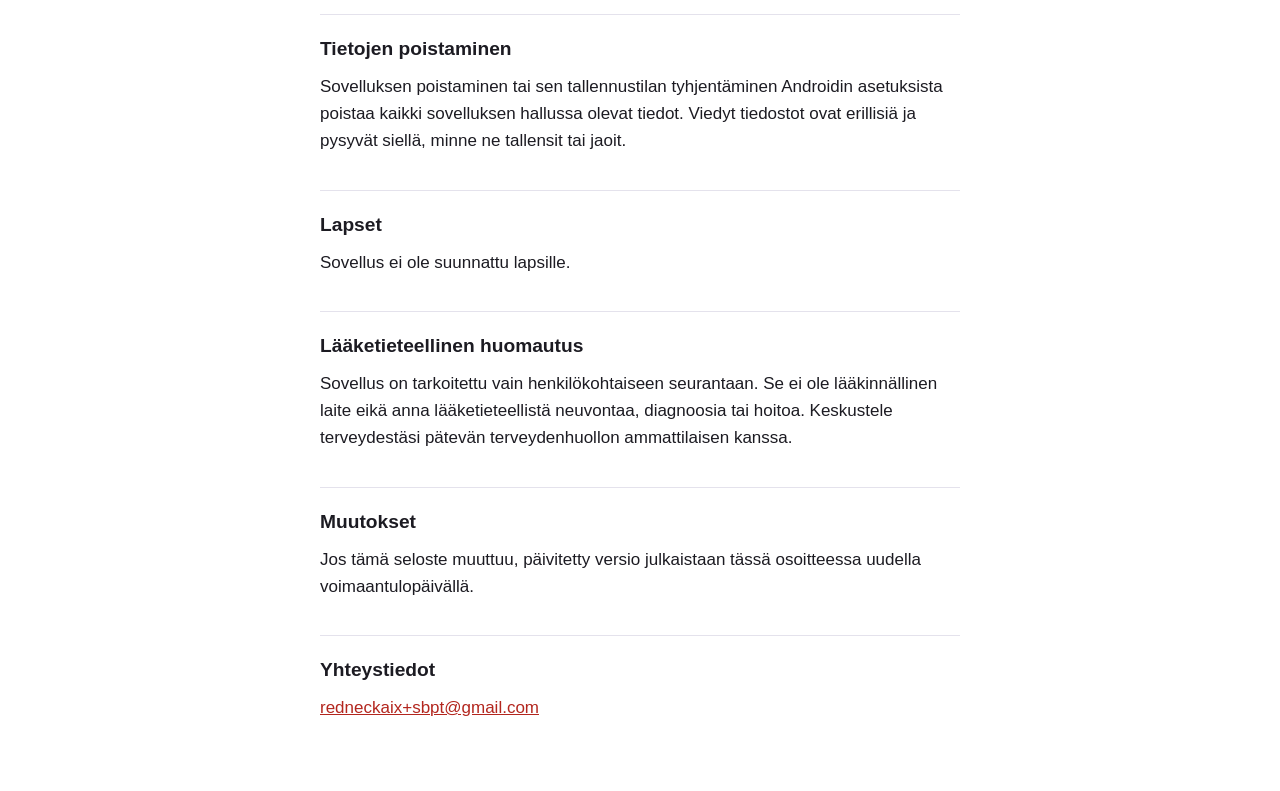
<file: sbpt/privacy/fi/index.html>
<!doctype html>
<html lang="fi">
<head>
<meta charset="utf-8">
<meta name="viewport" content="width=device-width, initial-scale=1">
<title>Simple BP Tracker: tietosuojaseloste</title>
<meta name="description" content="Android-sovelluksen Simple BP Tracker tietosuojaseloste.">
<link rel="canonical" href="https://redneckaix.github.io/sbpt/privacy/fi/">
<link rel="alternate" hreflang="en" href="https://redneckaix.github.io/sbpt/privacy/"><link rel="alternate" hreflang="et" href="https://redneckaix.github.io/sbpt/privacy/et/"><link rel="alternate" hreflang="es" href="https://redneckaix.github.io/sbpt/privacy/es/"><link rel="alternate" hreflang="fr" href="https://redneckaix.github.io/sbpt/privacy/fr/"><link rel="alternate" hreflang="sv" href="https://redneckaix.github.io/sbpt/privacy/sv/"><link rel="alternate" hreflang="fi" href="https://redneckaix.github.io/sbpt/privacy/fi/"><link rel="alternate" hreflang="x-default" href="https://redneckaix.github.io/sbpt/privacy/">
<style>
:root{--bg:#fff;--fg:#1c1b22;--muted:#5d5b6b;--rule:#e4e2ec;--accent:#b3261e}
@media (prefers-color-scheme:dark){:root{--bg:#121118;--fg:#ece9f4;--muted:#a9a6b8;--rule:#2b2936;--accent:#ff8a80}}
*{box-sizing:border-box}
body{margin:0;background:var(--bg);color:var(--fg);font:17px/1.6 -apple-system,BlinkMacSystemFont,"Segoe UI",Roboto,Helvetica,Arial,sans-serif}
main{max-width:42rem;margin:0 auto;padding:1.25rem 1rem 4rem}
h1{font-size:1.9rem;line-height:1.2;margin:1.5rem 0 .25rem}
h2{font-size:1.2rem;margin:2.2rem 0 .4rem;padding-top:1.2rem;border-top:1px solid var(--rule)}
p,ul{margin:.5rem 0}
li{margin:.3rem 0}
.meta{color:var(--muted);margin:0 0 1rem}
.note{color:var(--muted);font-size:.95rem;font-style:italic}
.summary{border-left:4px solid var(--accent);padding:.2rem 1rem;background:color-mix(in srgb,var(--accent) 8%,transparent);border-radius:0 8px 8px 0}
.lang{display:flex;flex-wrap:wrap;gap:.4rem}
.lang a{padding:.25rem .7rem;border:1px solid var(--rule);border-radius:999px;text-decoration:none;color:var(--fg);font-size:.95rem}
.lang a[aria-current=page]{background:var(--fg);color:var(--bg);border-color:var(--fg)}
a{color:var(--accent)}
code{font-size:.92em}
.back{margin:0 0 .8rem;font-size:.95rem}
.back a{text-decoration:none}
</style>
</head>
<body>
<main>
<p class="back"><a href="/sbpt/">&larr; Simple BP Tracker</a></p>
<nav class="lang" aria-label="Kieli"><a href="../" hreflang="en" lang="en">English</a><a href="../et/" hreflang="et" lang="et">Eesti</a><a href="../es/" hreflang="es" lang="es">Español</a><a href="../fr/" hreflang="fr" lang="fr">Français</a><a href="../sv/" hreflang="sv" lang="sv">Svenska</a><a href="../fi/" hreflang="fi" lang="fi" aria-current="page">Suomi</a></nav>
<h1>Simple BP Tracker: tietosuojaseloste</h1>
<p class="meta">Voimaantulopäivä: 30. syyskuuta 2026</p>
<p class="note">Englanninkielinen versio on ensisijainen. Käännökset on tarjottu avuksi.</p>
<p>Simple BP Tracker ("sovellus") on henkilökohtainen verenpainepäiväkirja. Tässä selosteessa kerrotaan, mitä tiedoillesi tapahtuu.</p>

<h2>Yhteenveto</h2>
<div class="summary"><p>Sovellus ei kerää, lähetä, myy eikä jaa tietojasi. Kaikki antamasi tiedot pysyvät laitteellasi.</p></div>

<h2>Sovelluksen tallentamat tiedot</h2>
<p>Voit syöttää verenpaine- ja sykemittauksia, päivämääriä, kellonaikoja, muistiinpanoja sekä valinnaisia profiilitietoja (ikä, paino, pituus). Voit myös asettaa sovelluksen asetuksia, kuten teeman, kielen, päivämäärämuodon, yksiköt ja muistutusajat.</p>
<p>Nämä tiedot tallennetaan vain sovelluksen yksityiseen tallennustilaan laitteellasi. Kehittäjä ei näe niitä.</p>

<h2>Ei verkkoyhteyttä</h2>
<p>Sovellus ei pyydä internet-lupaa. Se ei voi lähettää tietoja millekään palvelimelle. Siinä ei ole mainoksia, analytiikkaa eikä kolmansien osapuolten seurantaa.</p>

<h2>Luvat</h2>
<ul>
<li><strong>Ilmoitukset (<code>POST_NOTIFICATIONS</code>):</strong> käytetään vain asettamasi mittausmuistutuksen näyttämiseen.</li>
<li><strong>Käynnistyksen valmistumisen vastaanotto (<code>RECEIVE_BOOT_COMPLETED</code>):</strong> käytetään vain muistutusten palauttamiseen laitteen uudelleenkäynnistyksen jälkeen.</li>
<li><strong>Herätykset ja muistutukset (<code>SCHEDULE_EXACT_ALARM</code>):</strong> käytetään vain mittausmuistutuksen toimittamiseen täsmälleen asettamanasi aikana.</li>
</ul>

<h2>Vienti ja tuonti</h2>
<p>Kun valitset "Vie CSV-muotoon", sovellus luo tiedoston ja avaa Androidin jakovalikon. Päätät itse, mikä sovellus tiedoston saa, jos mikään. Tämän jälkeen tiedostoa käsittelee valitsemasi sovellus, ja sen oma tietosuojaseloste on voimassa.</p>
<p>Kun valitset "Tuo CSV-tiedostosta", sovellus lukee vain valitsemasi tiedoston.</p>

<h2>Varmuuskopiot</h2>
<p>Jos Androidin varmuuskopiointi on käytössä laitteellasi, mittauksesi ja asetuksesi voivat sisältyä Google-tilisi varmuuskopioon, kuten useimmissa sovelluksissa. Google käsittelee näitä varmuuskopioita omien ehtojensa ja tietosuojaselosteensa mukaisesti. Kehittäjällä ei ole pääsyä niihin. Voit poistaa varmuuskopioinnin käytöstä laitteen asetuksista.</p>

<h2>Tietojen poistaminen</h2>
<p>Sovelluksen poistaminen tai sen tallennustilan tyhjentäminen Androidin asetuksista poistaa kaikki sovelluksen hallussa olevat tiedot. Viedyt tiedostot ovat erillisiä ja pysyvät siellä, minne ne tallensit tai jaoit.</p>

<h2>Lapset</h2>
<p>Sovellus ei ole suunnattu lapsille.</p>

<h2>Lääketieteellinen huomautus</h2>
<p>Sovellus on tarkoitettu vain henkilökohtaiseen seurantaan. Se ei ole lääkinnällinen laite eikä anna lääketieteellistä neuvontaa, diagnoosia tai hoitoa. Keskustele terveydestäsi pätevän terveydenhuollon ammattilaisen kanssa.</p>

<h2>Muutokset</h2>
<p>Jos tämä seloste muuttuu, päivitetty versio julkaistaan tässä osoitteessa uudella voimaantulopäivällä.</p>

<h2>Yhteystiedot</h2>
<p><a href="mailto:redneckaix+sbpt@gmail.com">redneckaix+sbpt@gmail.com</a></p>
</main>
</body>
</html>
</file>
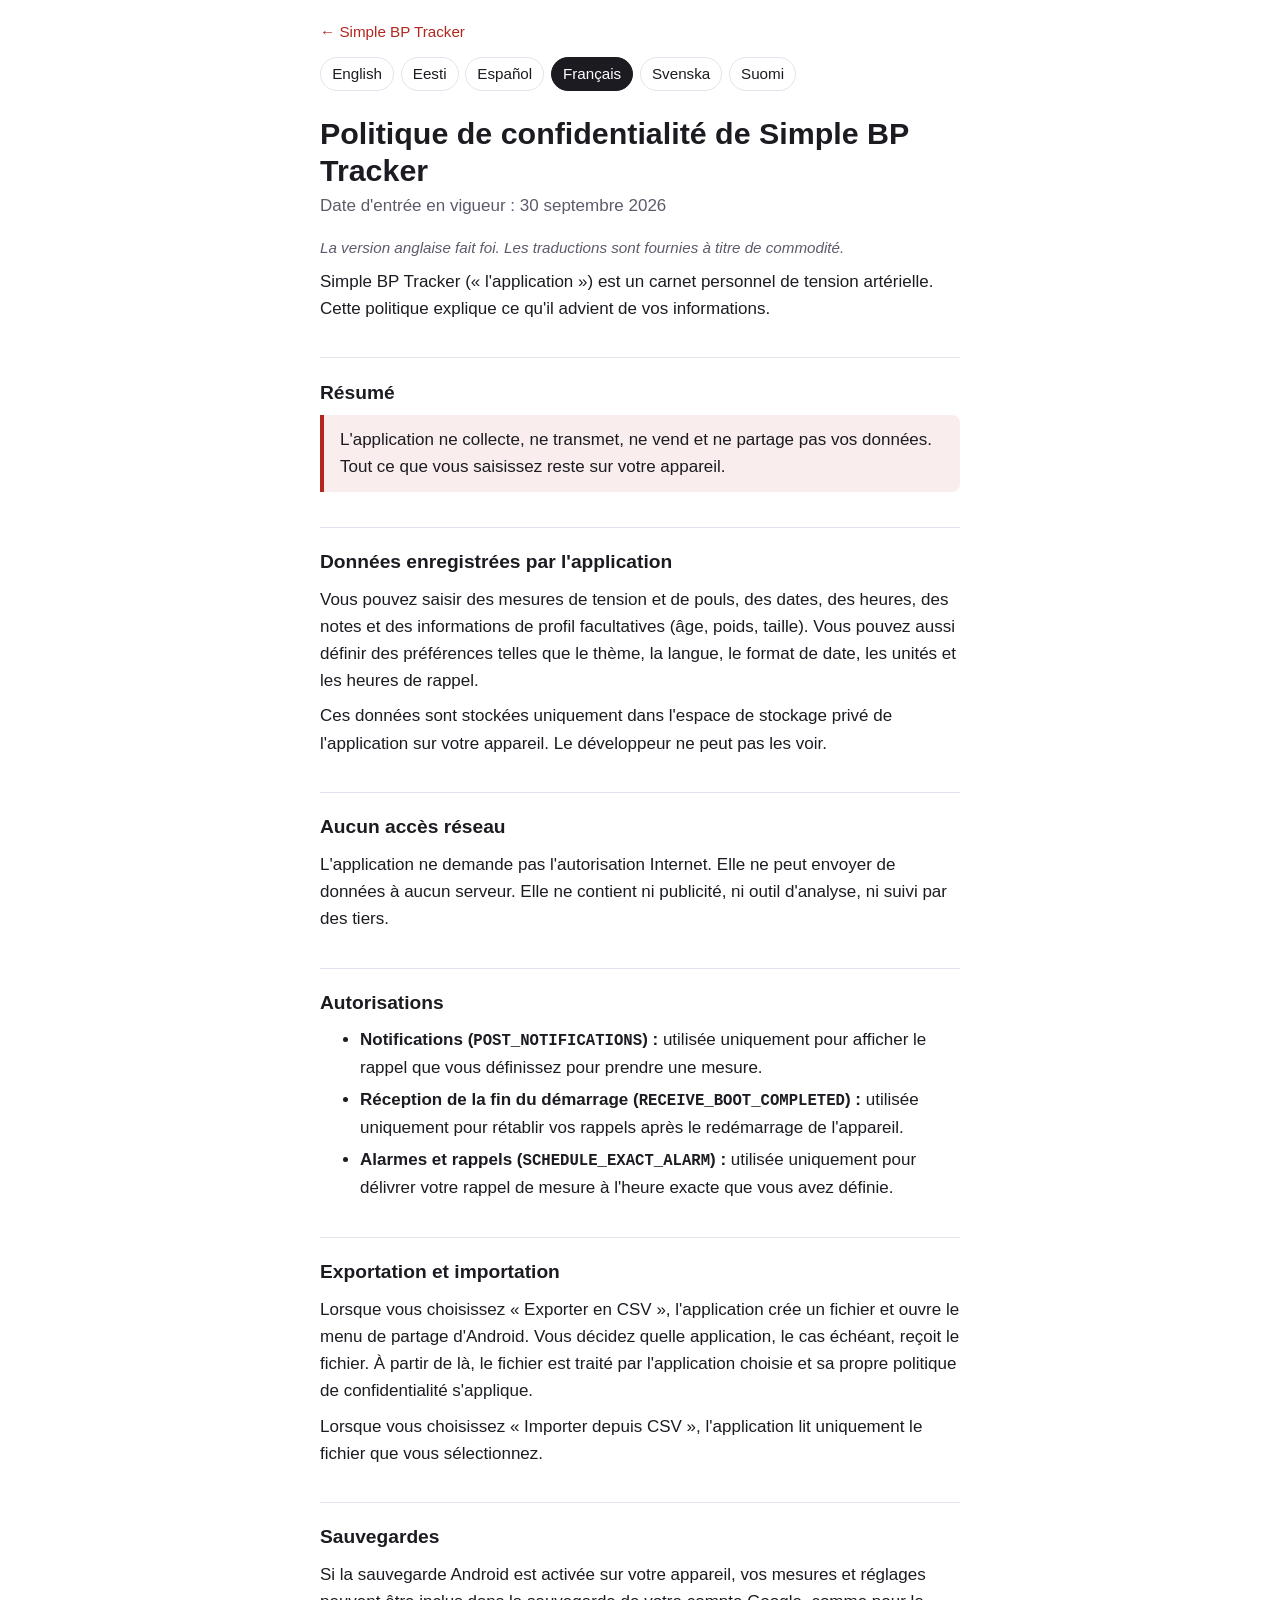
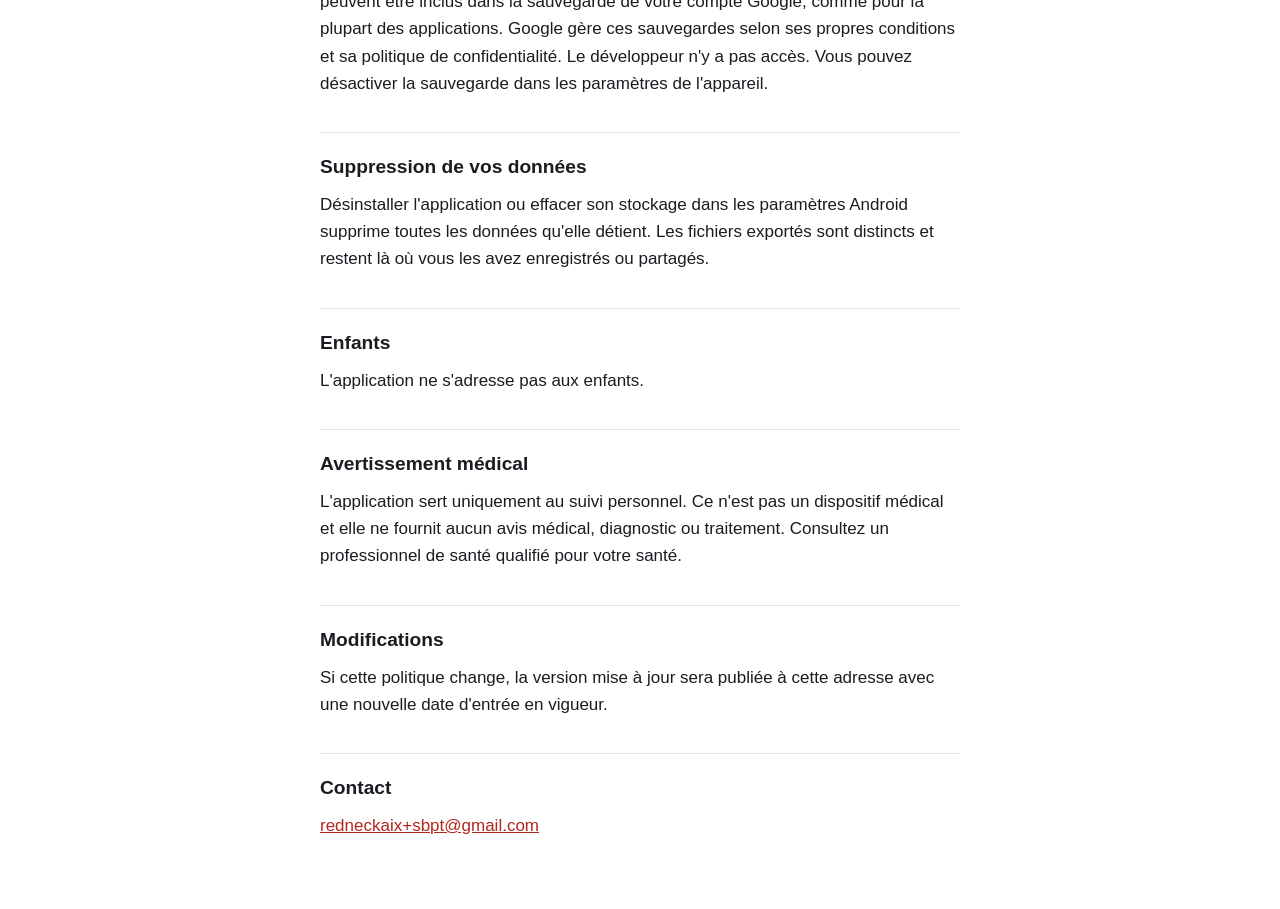
<file: sbpt/privacy/fr/index.html>
<!doctype html>
<html lang="fr">
<head>
<meta charset="utf-8">
<meta name="viewport" content="width=device-width, initial-scale=1">
<title>Politique de confidentialité de Simple BP Tracker</title>
<meta name="description" content="Politique de confidentialité de l&#x27;application Android Simple BP Tracker.">
<link rel="canonical" href="https://redneckaix.github.io/sbpt/privacy/fr/">
<link rel="alternate" hreflang="en" href="https://redneckaix.github.io/sbpt/privacy/"><link rel="alternate" hreflang="et" href="https://redneckaix.github.io/sbpt/privacy/et/"><link rel="alternate" hreflang="es" href="https://redneckaix.github.io/sbpt/privacy/es/"><link rel="alternate" hreflang="fr" href="https://redneckaix.github.io/sbpt/privacy/fr/"><link rel="alternate" hreflang="sv" href="https://redneckaix.github.io/sbpt/privacy/sv/"><link rel="alternate" hreflang="fi" href="https://redneckaix.github.io/sbpt/privacy/fi/"><link rel="alternate" hreflang="x-default" href="https://redneckaix.github.io/sbpt/privacy/">
<style>
:root{--bg:#fff;--fg:#1c1b22;--muted:#5d5b6b;--rule:#e4e2ec;--accent:#b3261e}
@media (prefers-color-scheme:dark){:root{--bg:#121118;--fg:#ece9f4;--muted:#a9a6b8;--rule:#2b2936;--accent:#ff8a80}}
*{box-sizing:border-box}
body{margin:0;background:var(--bg);color:var(--fg);font:17px/1.6 -apple-system,BlinkMacSystemFont,"Segoe UI",Roboto,Helvetica,Arial,sans-serif}
main{max-width:42rem;margin:0 auto;padding:1.25rem 1rem 4rem}
h1{font-size:1.9rem;line-height:1.2;margin:1.5rem 0 .25rem}
h2{font-size:1.2rem;margin:2.2rem 0 .4rem;padding-top:1.2rem;border-top:1px solid var(--rule)}
p,ul{margin:.5rem 0}
li{margin:.3rem 0}
.meta{color:var(--muted);margin:0 0 1rem}
.note{color:var(--muted);font-size:.95rem;font-style:italic}
.summary{border-left:4px solid var(--accent);padding:.2rem 1rem;background:color-mix(in srgb,var(--accent) 8%,transparent);border-radius:0 8px 8px 0}
.lang{display:flex;flex-wrap:wrap;gap:.4rem}
.lang a{padding:.25rem .7rem;border:1px solid var(--rule);border-radius:999px;text-decoration:none;color:var(--fg);font-size:.95rem}
.lang a[aria-current=page]{background:var(--fg);color:var(--bg);border-color:var(--fg)}
a{color:var(--accent)}
code{font-size:.92em}
.back{margin:0 0 .8rem;font-size:.95rem}
.back a{text-decoration:none}
</style>
</head>
<body>
<main>
<p class="back"><a href="/sbpt/">&larr; Simple BP Tracker</a></p>
<nav class="lang" aria-label="Langue"><a href="../" hreflang="en" lang="en">English</a><a href="../et/" hreflang="et" lang="et">Eesti</a><a href="../es/" hreflang="es" lang="es">Español</a><a href="../fr/" hreflang="fr" lang="fr" aria-current="page">Français</a><a href="../sv/" hreflang="sv" lang="sv">Svenska</a><a href="../fi/" hreflang="fi" lang="fi">Suomi</a></nav>
<h1>Politique de confidentialité de Simple BP Tracker</h1>
<p class="meta">Date d'entrée en vigueur : 30 septembre 2026</p>
<p class="note">La version anglaise fait foi. Les traductions sont fournies à titre de commodité.</p>
<p>Simple BP Tracker (« l'application ») est un carnet personnel de tension artérielle. Cette politique explique ce qu'il advient de vos informations.</p>

<h2>Résumé</h2>
<div class="summary"><p>L'application ne collecte, ne transmet, ne vend et ne partage pas vos données. Tout ce que vous saisissez reste sur votre appareil.</p></div>

<h2>Données enregistrées par l'application</h2>
<p>Vous pouvez saisir des mesures de tension et de pouls, des dates, des heures, des notes et des informations de profil facultatives (âge, poids, taille). Vous pouvez aussi définir des préférences telles que le thème, la langue, le format de date, les unités et les heures de rappel.</p>
<p>Ces données sont stockées uniquement dans l'espace de stockage privé de l'application sur votre appareil. Le développeur ne peut pas les voir.</p>

<h2>Aucun accès réseau</h2>
<p>L'application ne demande pas l'autorisation Internet. Elle ne peut envoyer de données à aucun serveur. Elle ne contient ni publicité, ni outil d'analyse, ni suivi par des tiers.</p>

<h2>Autorisations</h2>
<ul>
<li><strong>Notifications (<code>POST_NOTIFICATIONS</code>) :</strong> utilisée uniquement pour afficher le rappel que vous définissez pour prendre une mesure.</li>
<li><strong>Réception de la fin du démarrage (<code>RECEIVE_BOOT_COMPLETED</code>) :</strong> utilisée uniquement pour rétablir vos rappels après le redémarrage de l'appareil.</li>
<li><strong>Alarmes et rappels (<code>SCHEDULE_EXACT_ALARM</code>) :</strong> utilisée uniquement pour délivrer votre rappel de mesure à l'heure exacte que vous avez définie.</li>
</ul>

<h2>Exportation et importation</h2>
<p>Lorsque vous choisissez « Exporter en CSV », l'application crée un fichier et ouvre le menu de partage d'Android. Vous décidez quelle application, le cas échéant, reçoit le fichier. À partir de là, le fichier est traité par l'application choisie et sa propre politique de confidentialité s'applique.</p>
<p>Lorsque vous choisissez « Importer depuis CSV », l'application lit uniquement le fichier que vous sélectionnez.</p>

<h2>Sauvegardes</h2>
<p>Si la sauvegarde Android est activée sur votre appareil, vos mesures et réglages peuvent être inclus dans la sauvegarde de votre compte Google, comme pour la plupart des applications. Google gère ces sauvegardes selon ses propres conditions et sa politique de confidentialité. Le développeur n'y a pas accès. Vous pouvez désactiver la sauvegarde dans les paramètres de l'appareil.</p>

<h2>Suppression de vos données</h2>
<p>Désinstaller l'application ou effacer son stockage dans les paramètres Android supprime toutes les données qu'elle détient. Les fichiers exportés sont distincts et restent là où vous les avez enregistrés ou partagés.</p>

<h2>Enfants</h2>
<p>L'application ne s'adresse pas aux enfants.</p>

<h2>Avertissement médical</h2>
<p>L'application sert uniquement au suivi personnel. Ce n'est pas un dispositif médical et elle ne fournit aucun avis médical, diagnostic ou traitement. Consultez un professionnel de santé qualifié pour votre santé.</p>

<h2>Modifications</h2>
<p>Si cette politique change, la version mise à jour sera publiée à cette adresse avec une nouvelle date d'entrée en vigueur.</p>

<h2>Contact</h2>
<p><a href="mailto:redneckaix+sbpt@gmail.com">redneckaix+sbpt@gmail.com</a></p>
</main>
</body>
</html>
</file>
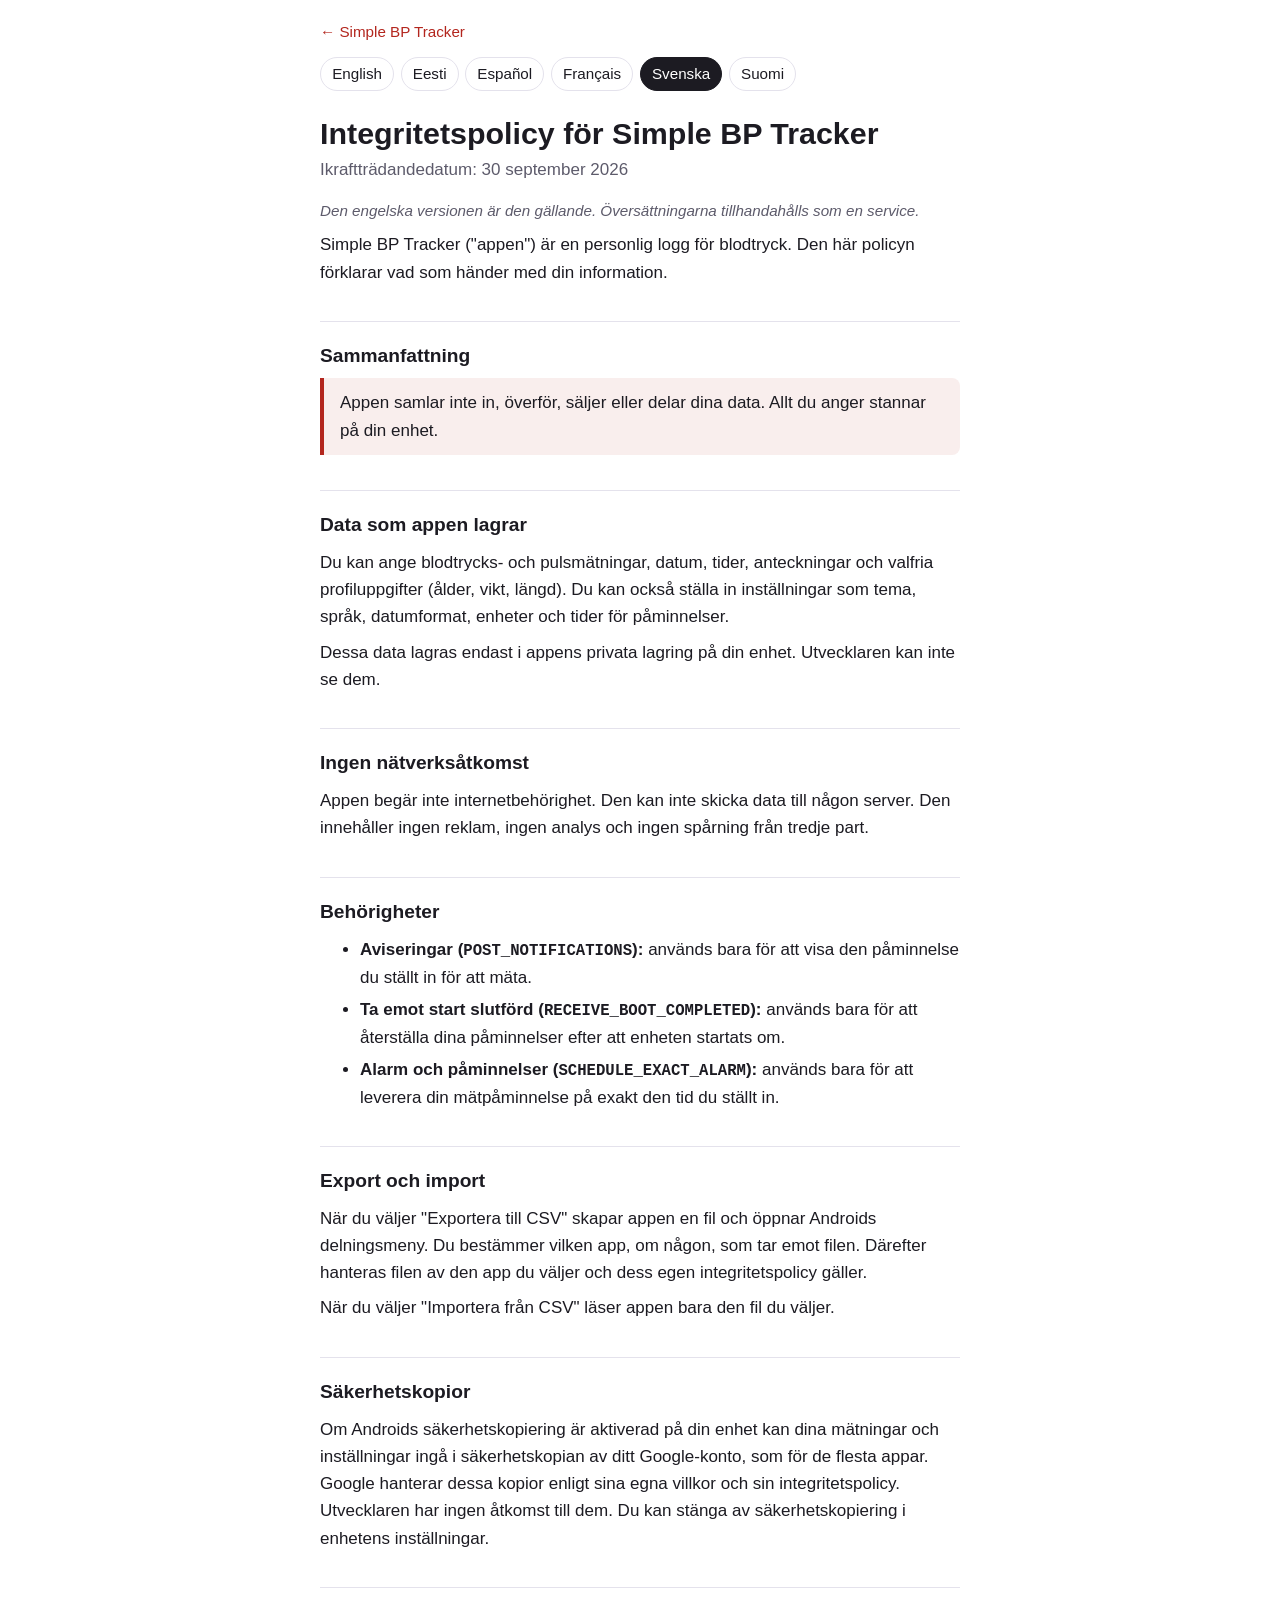
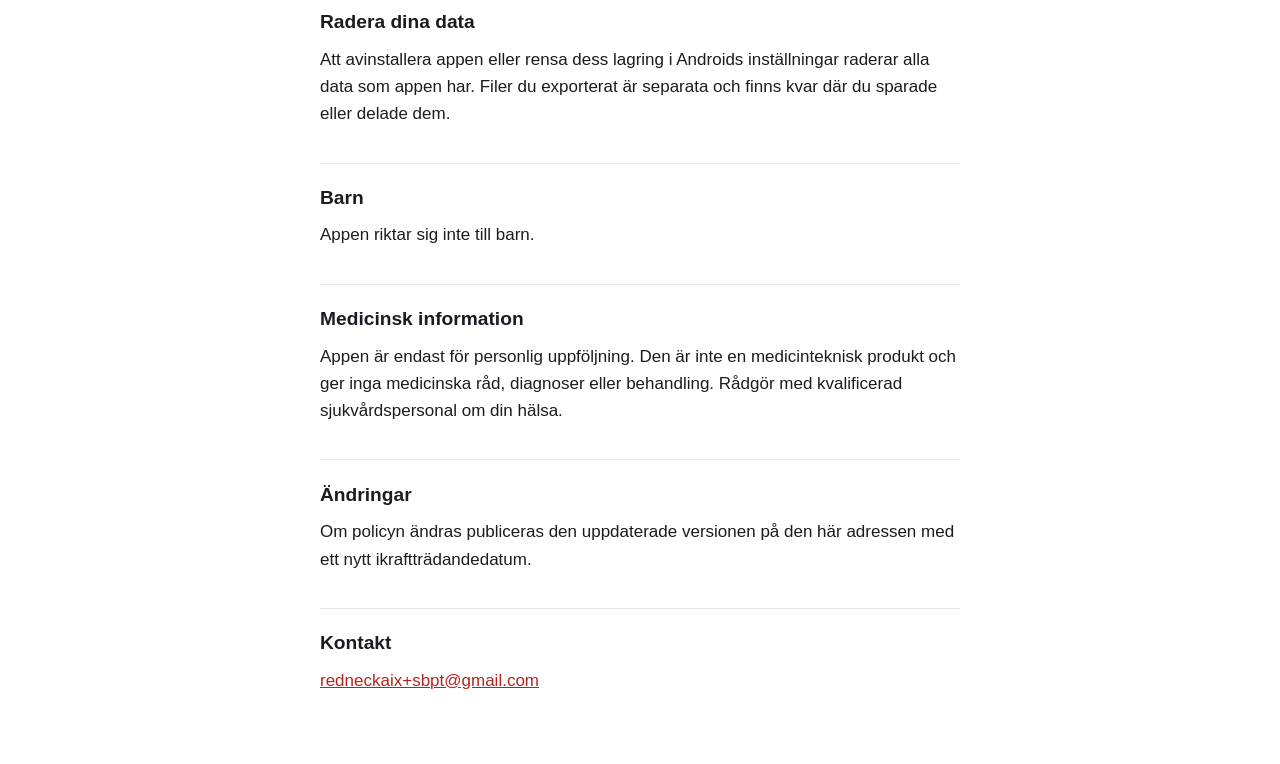
<file: sbpt/privacy/sv/index.html>
<!doctype html>
<html lang="sv">
<head>
<meta charset="utf-8">
<meta name="viewport" content="width=device-width, initial-scale=1">
<title>Integritetspolicy för Simple BP Tracker</title>
<meta name="description" content="Integritetspolicy för Android-appen Simple BP Tracker.">
<link rel="canonical" href="https://redneckaix.github.io/sbpt/privacy/sv/">
<link rel="alternate" hreflang="en" href="https://redneckaix.github.io/sbpt/privacy/"><link rel="alternate" hreflang="et" href="https://redneckaix.github.io/sbpt/privacy/et/"><link rel="alternate" hreflang="es" href="https://redneckaix.github.io/sbpt/privacy/es/"><link rel="alternate" hreflang="fr" href="https://redneckaix.github.io/sbpt/privacy/fr/"><link rel="alternate" hreflang="sv" href="https://redneckaix.github.io/sbpt/privacy/sv/"><link rel="alternate" hreflang="fi" href="https://redneckaix.github.io/sbpt/privacy/fi/"><link rel="alternate" hreflang="x-default" href="https://redneckaix.github.io/sbpt/privacy/">
<style>
:root{--bg:#fff;--fg:#1c1b22;--muted:#5d5b6b;--rule:#e4e2ec;--accent:#b3261e}
@media (prefers-color-scheme:dark){:root{--bg:#121118;--fg:#ece9f4;--muted:#a9a6b8;--rule:#2b2936;--accent:#ff8a80}}
*{box-sizing:border-box}
body{margin:0;background:var(--bg);color:var(--fg);font:17px/1.6 -apple-system,BlinkMacSystemFont,"Segoe UI",Roboto,Helvetica,Arial,sans-serif}
main{max-width:42rem;margin:0 auto;padding:1.25rem 1rem 4rem}
h1{font-size:1.9rem;line-height:1.2;margin:1.5rem 0 .25rem}
h2{font-size:1.2rem;margin:2.2rem 0 .4rem;padding-top:1.2rem;border-top:1px solid var(--rule)}
p,ul{margin:.5rem 0}
li{margin:.3rem 0}
.meta{color:var(--muted);margin:0 0 1rem}
.note{color:var(--muted);font-size:.95rem;font-style:italic}
.summary{border-left:4px solid var(--accent);padding:.2rem 1rem;background:color-mix(in srgb,var(--accent) 8%,transparent);border-radius:0 8px 8px 0}
.lang{display:flex;flex-wrap:wrap;gap:.4rem}
.lang a{padding:.25rem .7rem;border:1px solid var(--rule);border-radius:999px;text-decoration:none;color:var(--fg);font-size:.95rem}
.lang a[aria-current=page]{background:var(--fg);color:var(--bg);border-color:var(--fg)}
a{color:var(--accent)}
code{font-size:.92em}
.back{margin:0 0 .8rem;font-size:.95rem}
.back a{text-decoration:none}
</style>
</head>
<body>
<main>
<p class="back"><a href="/sbpt/">&larr; Simple BP Tracker</a></p>
<nav class="lang" aria-label="Språk"><a href="../" hreflang="en" lang="en">English</a><a href="../et/" hreflang="et" lang="et">Eesti</a><a href="../es/" hreflang="es" lang="es">Español</a><a href="../fr/" hreflang="fr" lang="fr">Français</a><a href="../sv/" hreflang="sv" lang="sv" aria-current="page">Svenska</a><a href="../fi/" hreflang="fi" lang="fi">Suomi</a></nav>
<h1>Integritetspolicy för Simple BP Tracker</h1>
<p class="meta">Ikraftträdandedatum: 30 september 2026</p>
<p class="note">Den engelska versionen är den gällande. Översättningarna tillhandahålls som en service.</p>
<p>Simple BP Tracker ("appen") är en personlig logg för blodtryck. Den här policyn förklarar vad som händer med din information.</p>

<h2>Sammanfattning</h2>
<div class="summary"><p>Appen samlar inte in, överför, säljer eller delar dina data. Allt du anger stannar på din enhet.</p></div>

<h2>Data som appen lagrar</h2>
<p>Du kan ange blodtrycks- och pulsmätningar, datum, tider, anteckningar och valfria profiluppgifter (ålder, vikt, längd). Du kan också ställa in inställningar som tema, språk, datumformat, enheter och tider för påminnelser.</p>
<p>Dessa data lagras endast i appens privata lagring på din enhet. Utvecklaren kan inte se dem.</p>

<h2>Ingen nätverksåtkomst</h2>
<p>Appen begär inte internetbehörighet. Den kan inte skicka data till någon server. Den innehåller ingen reklam, ingen analys och ingen spårning från tredje part.</p>

<h2>Behörigheter</h2>
<ul>
<li><strong>Aviseringar (<code>POST_NOTIFICATIONS</code>):</strong> används bara för att visa den påminnelse du ställt in för att mäta.</li>
<li><strong>Ta emot start slutförd (<code>RECEIVE_BOOT_COMPLETED</code>):</strong> används bara för att återställa dina påminnelser efter att enheten startats om.</li>
<li><strong>Alarm och påminnelser (<code>SCHEDULE_EXACT_ALARM</code>):</strong> används bara för att leverera din mätpåminnelse på exakt den tid du ställt in.</li>
</ul>

<h2>Export och import</h2>
<p>När du väljer "Exportera till CSV" skapar appen en fil och öppnar Androids delningsmeny. Du bestämmer vilken app, om någon, som tar emot filen. Därefter hanteras filen av den app du väljer och dess egen integritetspolicy gäller.</p>
<p>När du väljer "Importera från CSV" läser appen bara den fil du väljer.</p>

<h2>Säkerhetskopior</h2>
<p>Om Androids säkerhetskopiering är aktiverad på din enhet kan dina mätningar och inställningar ingå i säkerhetskopian av ditt Google-konto, som för de flesta appar. Google hanterar dessa kopior enligt sina egna villkor och sin integritetspolicy. Utvecklaren har ingen åtkomst till dem. Du kan stänga av säkerhetskopiering i enhetens inställningar.</p>

<h2>Radera dina data</h2>
<p>Att avinstallera appen eller rensa dess lagring i Androids inställningar raderar alla data som appen har. Filer du exporterat är separata och finns kvar där du sparade eller delade dem.</p>

<h2>Barn</h2>
<p>Appen riktar sig inte till barn.</p>

<h2>Medicinsk information</h2>
<p>Appen är endast för personlig uppföljning. Den är inte en medicinteknisk produkt och ger inga medicinska råd, diagnoser eller behandling. Rådgör med kvalificerad sjukvårdspersonal om din hälsa.</p>

<h2>Ändringar</h2>
<p>Om policyn ändras publiceras den uppdaterade versionen på den här adressen med ett nytt ikraftträdandedatum.</p>

<h2>Kontakt</h2>
<p><a href="mailto:redneckaix+sbpt@gmail.com">redneckaix+sbpt@gmail.com</a></p>
</main>
</body>
</html>
</file>
<file: assets/site.css>
:root{
  --bg:#fbfaff;--surface:#fff;--fg:#1c1b22;--muted:#5d5b6b;--rule:#e4e2ec;
  --accent:#b3261e;--accent-fg:#fff;--shadow:0 1px 2px rgba(20,16,40,.06),0 8px 24px rgba(20,16,40,.06);
}
@media (prefers-color-scheme:dark){
  :root{--bg:#0e0d14;--surface:#171622;--fg:#ece9f4;--muted:#a9a6b8;--rule:#2b2936;--accent:#ff8a80;--accent-fg:#1c0b0a;--shadow:0 1px 2px rgba(0,0,0,.4)}
}
*{box-sizing:border-box}
html{-webkit-text-size-adjust:100%}
body{margin:0;background:var(--bg);color:var(--fg);font:17px/1.6 -apple-system,BlinkMacSystemFont,"Segoe UI",Roboto,Helvetica,Arial,sans-serif}
a{color:var(--accent)}
a:focus-visible,.button:focus-visible{outline:3px solid var(--accent);outline-offset:3px;border-radius:6px}
.wrap{max-width:46rem;margin:0 auto;padding:0 1rem}
header.site{padding:1.25rem 0;border-bottom:1px solid var(--rule)}
header.site .wrap{display:flex;align-items:center;justify-content:space-between;gap:1rem}
header.site a.brand{font-weight:700;letter-spacing:-.01em;color:var(--fg);text-decoration:none;font-size:1.1rem}
header.site nav a{color:var(--muted);text-decoration:none;font-size:.95rem}
header.site nav a:hover{color:var(--fg)}
main{padding:2.5rem 0 3rem}
h1{font-size:2.2rem;line-height:1.15;margin:0 0 .6rem;letter-spacing:-.02em}
h2{font-size:1.35rem;line-height:1.25;margin:2.6rem 0 .6rem;letter-spacing:-.01em}
h3{font-size:1.05rem;margin:0 0 .25rem}
p{margin:.6rem 0}
.lead{font-size:1.2rem;color:var(--muted);margin:.4rem 0 0}
.muted{color:var(--muted)}
.cards{display:grid;gap:1rem;margin-top:1.5rem}
.card{display:flex;gap:1rem;align-items:flex-start;background:var(--surface);border:1px solid var(--rule);border-radius:16px;padding:1.1rem;box-shadow:var(--shadow)}
.card img{width:72px;height:72px;border-radius:16px;flex:none}
.card h2{margin:0 0 .15rem;font-size:1.2rem}
.card p{margin:.2rem 0 .6rem;color:var(--muted)}
.links{display:flex;flex-wrap:wrap;gap:.4rem 1.1rem;font-size:.97rem}
.button{display:inline-block;background:var(--accent);color:var(--accent-fg);text-decoration:none;font-weight:600;padding:.7rem 1.3rem;border-radius:999px}
.button:hover{filter:brightness(1.08)}
.hero{display:flex;gap:1.25rem;align-items:center;margin-bottom:1rem}
.hero img{width:96px;height:96px;border-radius:22px;box-shadow:var(--shadow);flex:none}
.badge{display:inline-block;font-size:.85rem;font-weight:600;color:var(--muted);border:1px solid var(--rule);border-radius:999px;padding:.15rem .7rem;margin-top:.6rem}
.grid{display:grid;gap:.9rem;grid-template-columns:repeat(auto-fit,minmax(14rem,1fr));margin-top:1rem}
.tile{background:var(--surface);border:1px solid var(--rule);border-radius:14px;padding:1rem}
.tile p{margin:.2rem 0 0;color:var(--muted);font-size:.97rem}
.private{background:var(--surface);border:1px solid var(--rule);border-left:5px solid var(--accent);border-radius:14px;padding:1.1rem 1.25rem;margin-top:1rem}
.private ul{margin:.6rem 0 0;padding-left:1.2rem}
.private li{margin:.35rem 0}
.shots{display:flex;gap:.9rem;overflow-x:auto;padding:.4rem .2rem 1rem;margin:0 -1rem;padding-inline:1rem;scroll-snap-type:x mandatory}
.shots img{height:26rem;width:auto;border-radius:18px;border:1px solid var(--rule);box-shadow:var(--shadow);scroll-snap-align:start;flex:none}
.note{font-size:.93rem;color:var(--muted);border-top:1px solid var(--rule);margin-top:2.5rem;padding-top:1rem}
.donate{text-align:center;background:var(--surface);border:1px solid var(--rule);border-radius:16px;padding:1.6rem 1.25rem;margin-top:3rem}
.donate h2{margin-top:0}
footer.site{border-top:1px solid var(--rule);padding:1.5rem 0 2.5rem;color:var(--muted);font-size:.93rem}
footer.site .wrap{display:flex;flex-wrap:wrap;justify-content:space-between;gap:.5rem 1.5rem}
footer.site a{color:var(--muted)}
@media (max-width:30rem){h1{font-size:1.8rem}.hero{flex-direction:column;align-items:flex-start}.shots img{height:22rem}}

.banner{position:relative;margin:0 0 4.2rem}
.banner-img{display:block;width:100%;height:auto;aspect-ratio:8/3;object-fit:cover;border-radius:18px;border:1px solid var(--rule)}
.avatar{position:absolute;left:1rem;bottom:-3.2rem;width:6.5rem;height:6.5rem;border-radius:22%;border:4px solid var(--bg);box-shadow:var(--shadow);background:var(--bg)}
@media (max-width:30rem){.banner{margin-bottom:3.6rem}.avatar{width:5.5rem;height:5.5rem;bottom:-2.7rem}}
</file>
